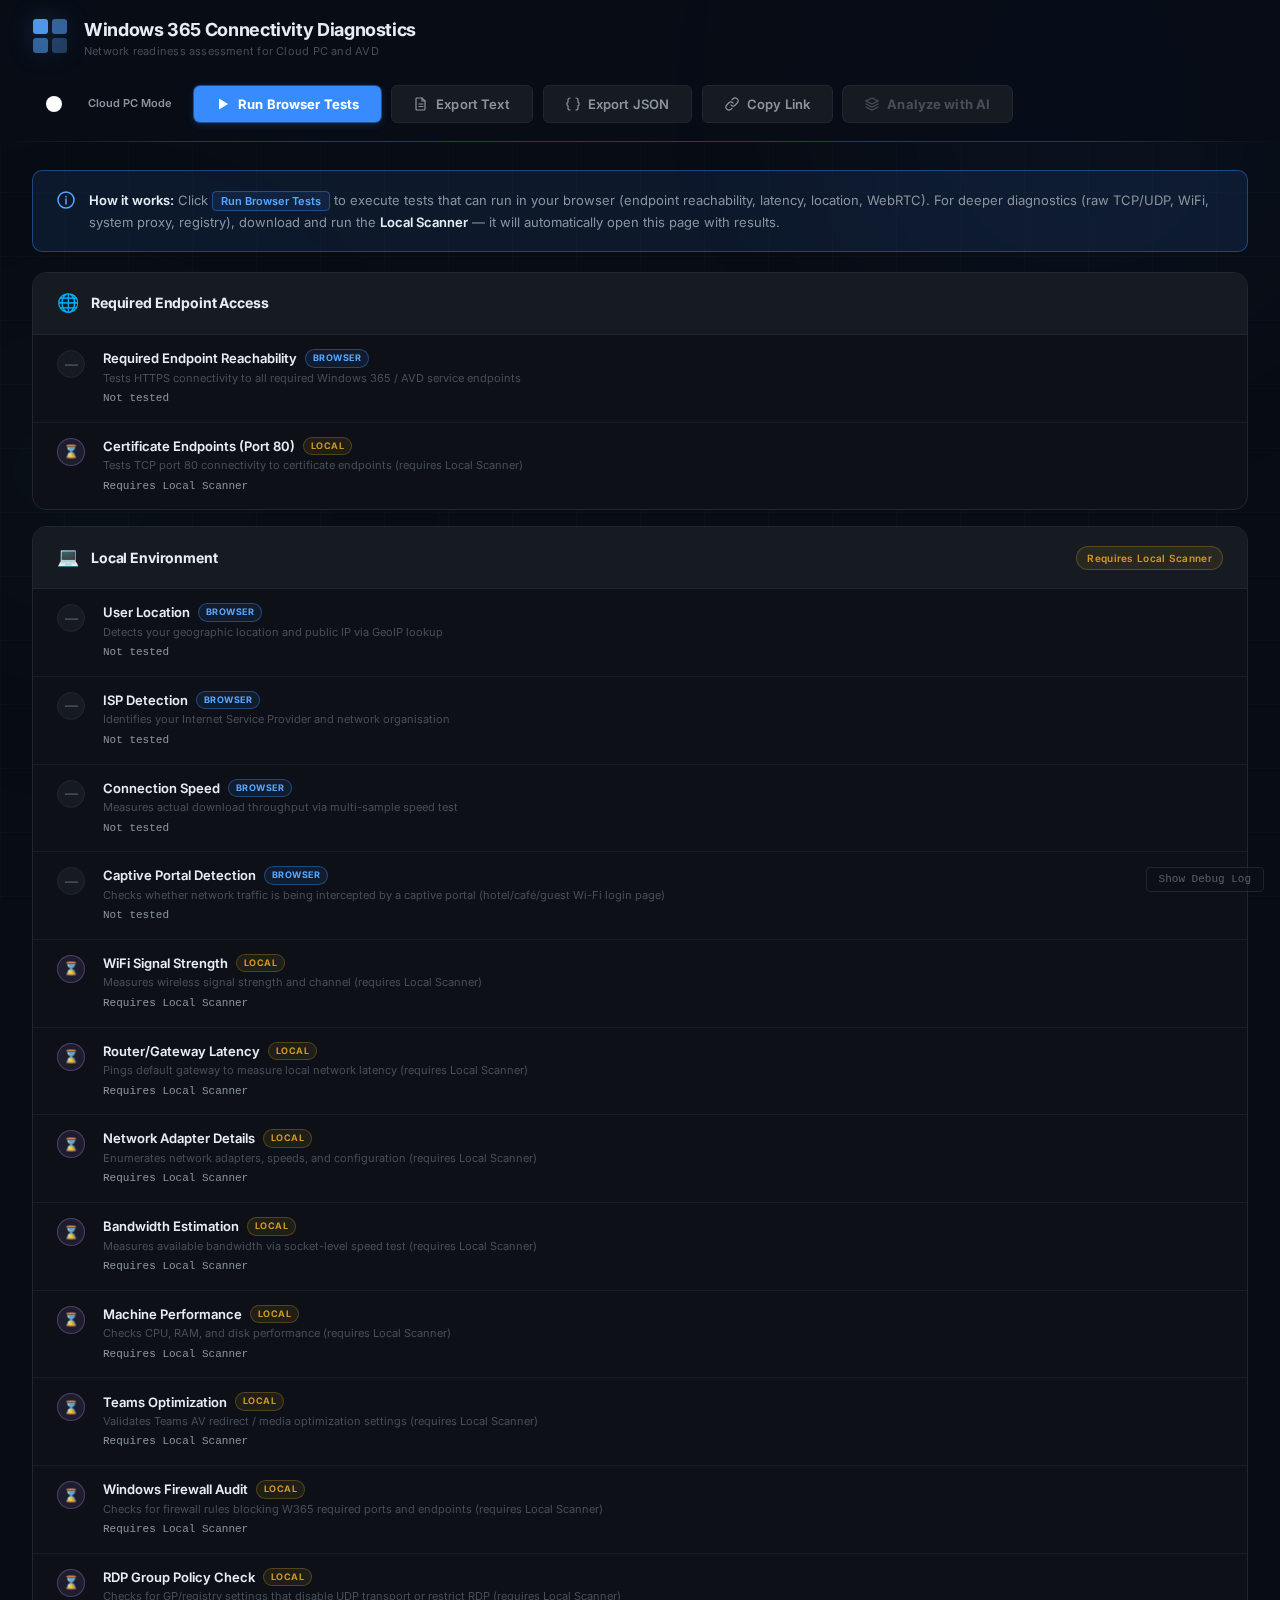
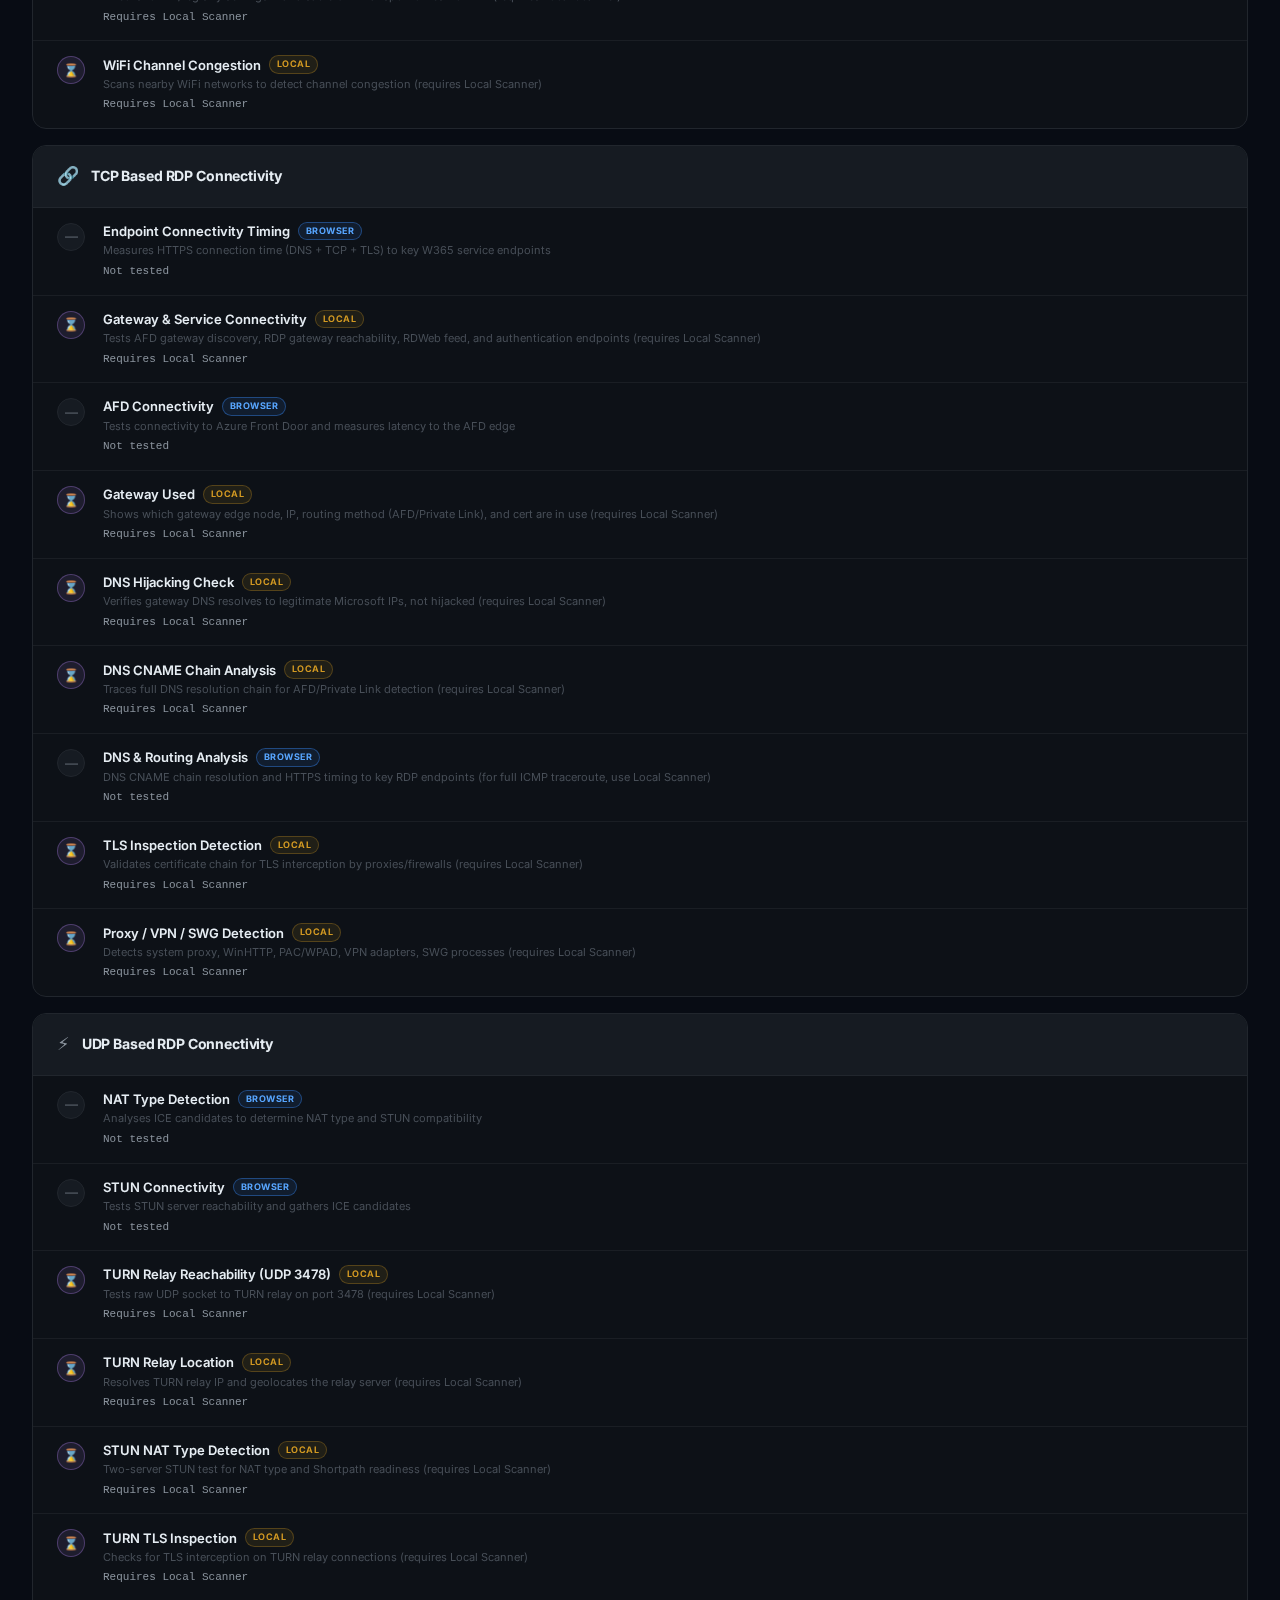
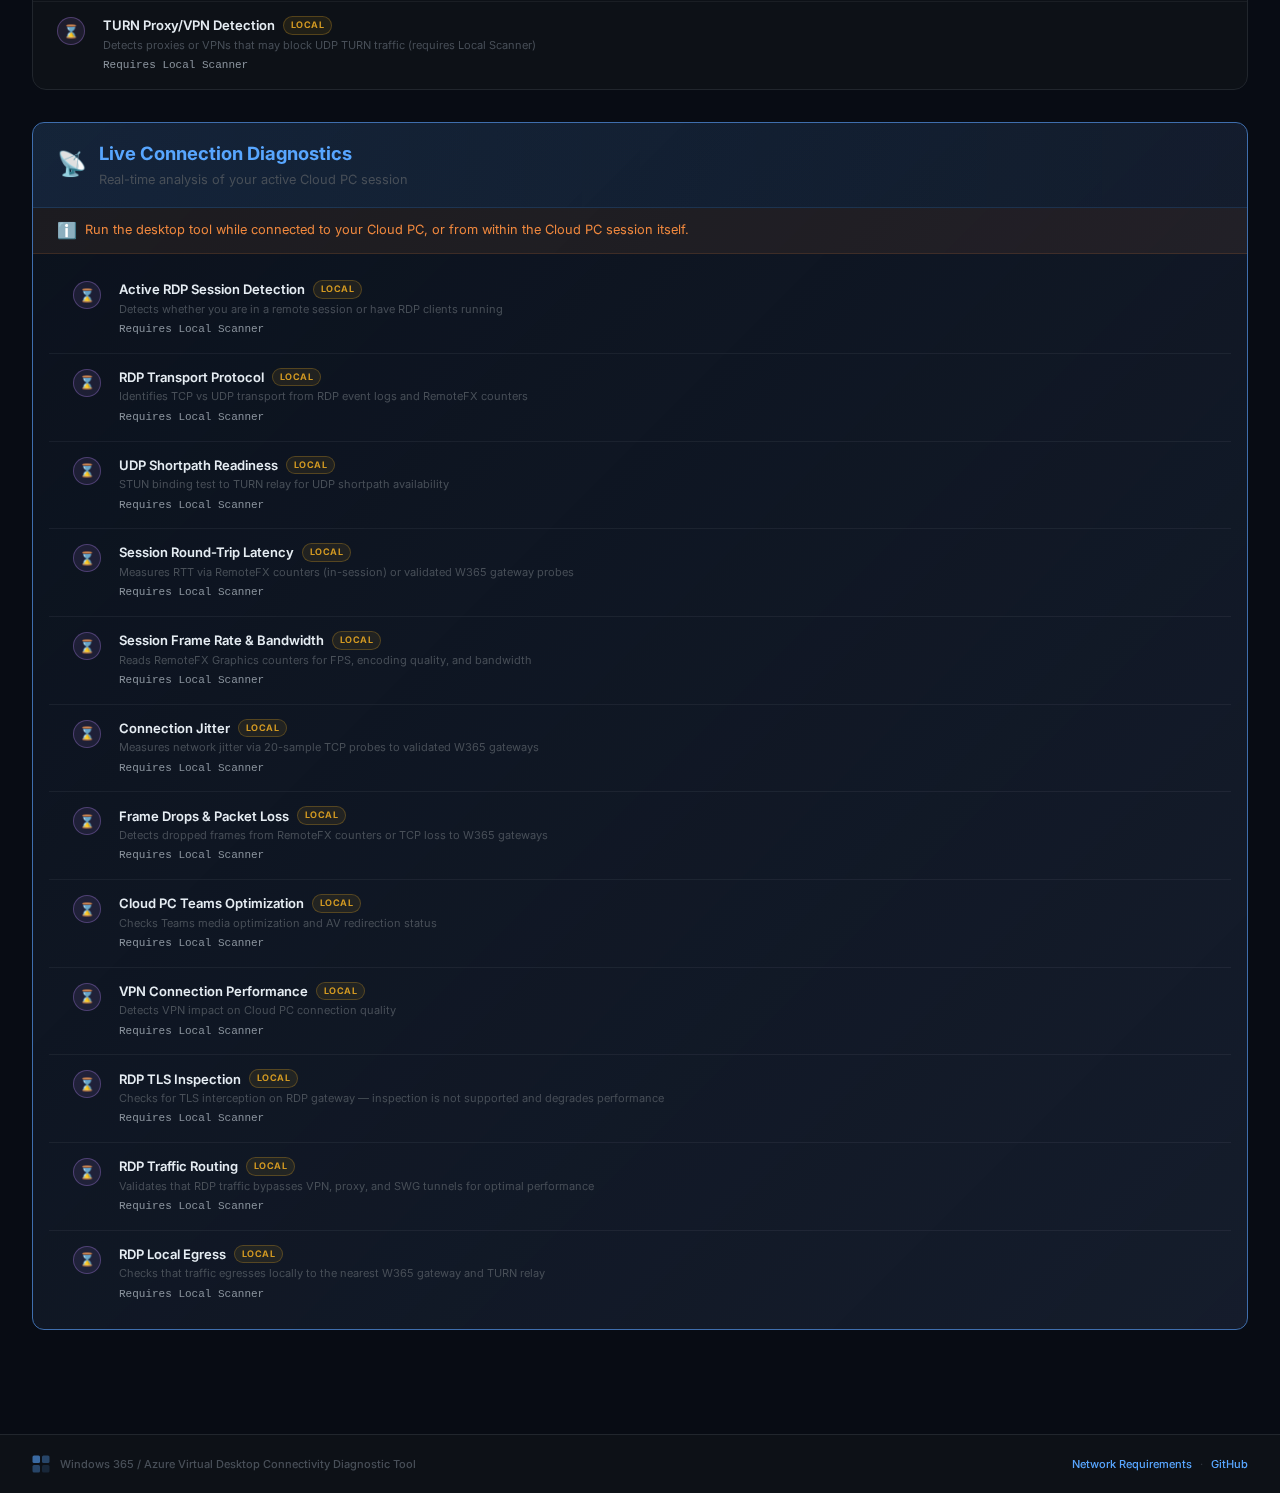
<file: docs/index.html>
<!DOCTYPE html>
<html lang="en">
<head>
    <meta charset="UTF-8">
    <meta name="viewport" content="width=device-width, initial-scale=1.0">
    <title>Windows 365 Connectivity Diagnostics</title>
    <link rel="preconnect" href="https://fonts.googleapis.com">
    <link rel="preconnect" href="https://fonts.gstatic.com" crossorigin>
    <link href="https://fonts.googleapis.com/css2?family=Inter:wght@400;500;600;700;800;900&display=swap" rel="stylesheet">
    <meta http-equiv="Cache-Control" content="no-cache, no-store, must-revalidate">
    <meta http-equiv="Pragma" content="no-cache">
    <meta http-equiv="Expires" content="0">
    <link rel="stylesheet" href="css/styles.css?v=146">
    <link rel="icon" href="data:image/svg+xml,<svg xmlns='http://www.w3.org/2000/svg' viewBox='0 0 100 100'><text y='.9em' font-size='90'>🔍</text></svg>">
</head>
<body>
    <!-- Background decoration -->
    <div class="bg-grid" aria-hidden="true"></div>
    <div class="bg-glow bg-glow-1" aria-hidden="true"></div>
    <div class="bg-glow bg-glow-2" aria-hidden="true"></div>

    <header>
        <div class="header-inner">
            <div class="logo">
                <div class="logo-mark">
                    <svg width="36" height="36" viewBox="0 0 36 36" fill="none">
                        <rect x="1" y="1" width="15" height="15" rx="3" fill="#58a6ff" opacity="0.9"/>
                        <rect x="20" y="1" width="15" height="15" rx="3" fill="#58a6ff" opacity="0.55"/>
                        <rect x="1" y="20" width="15" height="15" rx="3" fill="#58a6ff" opacity="0.55"/>
                        <rect x="20" y="20" width="15" height="15" rx="3" fill="#58a6ff" opacity="0.3"/>
                    </svg>
                </div>
                <div class="logo-text">
                    <h1>Windows 365 Connectivity Diagnostics</h1>
                    <p class="logo-subtitle">Network readiness assessment for Cloud PC and AVD</p>
                </div>
            </div>
            <div class="header-actions">
                <label class="cpc-toggle" title="Enable when running this page from within a Cloud PC">
                    <input type="checkbox" id="cpc-mode-toggle" onchange="toggleCloudPcMode(this.checked)">
                    <span class="cpc-toggle-slider"></span>
                    <span class="cpc-toggle-label" id="cpc-toggle-label">Cloud PC Mode</span>
                </label>
                <button id="btn-run-all" class="btn btn-primary" onclick="runAllBrowserTests()">
                    <svg width="14" height="14" viewBox="0 0 14 14" fill="none"><path d="M3 1.5v11l9-5.5L3 1.5z" fill="currentColor"/></svg>
                    Run Browser Tests
                </button>
                <button id="btn-export-text" class="btn btn-secondary" onclick="exportTextReport()" disabled title="Run tests first">
                    <svg width="14" height="14" viewBox="0 0 14 14" fill="none"><path d="M3 1h5l3 3v8a1 1 0 01-1 1H3a1 1 0 01-1-1V2a1 1 0 011-1z" stroke="currentColor" stroke-width="1.2" fill="none"/><path d="M8 1v3h3M5 7h4M5 9.5h4" stroke="currentColor" stroke-width="1.2" stroke-linecap="round"/></svg>
                    Export Text
                </button>
                <button id="btn-export-json" class="btn btn-secondary" onclick="exportJsonReport()" disabled title="Run tests first">
                    <svg width="14" height="14" viewBox="0 0 14 14" fill="none"><path d="M4 1C2.9 1 2 1.9 2 3v2c0 .6-.4 1-1 1v2c.6 0 1 .4 1 1v2c0 1.1.9 2 2 2" stroke="currentColor" stroke-width="1.2" fill="none" stroke-linecap="round"/><path d="M10 1c1.1 0 2 .9 2 2v2c0 .6.4 1 1 1v2c-.6 0-1 .4-1 1v2c0 1.1-.9 2-2 2" stroke="currentColor" stroke-width="1.2" fill="none" stroke-linecap="round"/></svg>
                    Export JSON
                </button>
                <button id="btn-copy-link" class="btn btn-secondary" onclick="copyShareLink()" disabled title="Run tests first">
                    <svg width="14" height="14" viewBox="0 0 14 14" fill="none"><path d="M6 8a3 3 0 004.24 0l2-2a3 3 0 00-4.24-4.24l-1 1" stroke="currentColor" stroke-width="1.2" fill="none" stroke-linecap="round"/><path d="M8 6a3 3 0 00-4.24 0l-2 2a3 3 0 004.24 4.24l1-1" stroke="currentColor" stroke-width="1.2" fill="none" stroke-linecap="round"/></svg>
                    Copy Link
                </button>
                <button id="btn-retest" class="btn btn-secondary" onclick="retestFailedItems()" disabled title="No failed tests" style="display:none">
                    <svg width="14" height="14" viewBox="0 0 14 14" fill="none"><path d="M1 7a6 6 0 0111.6-2M13 7a6 6 0 01-11.6 2" stroke="currentColor" stroke-width="1.2" fill="none" stroke-linecap="round"/><path d="M13 1v4h-4M1 13V9h4" stroke="currentColor" stroke-width="1.2" fill="none" stroke-linecap="round"/></svg>
                    Re-test Failed
                </button>
                <button id="btn-ai-analysis" class="btn btn-ai" onclick="launchAiAnalysis()" disabled title="Run tests first">
                    <svg width="14" height="14" viewBox="0 0 14 14" fill="none"><path d="M7 1L1 4l6 3 6-3-6-3z" stroke="currentColor" stroke-width="1.2" fill="none"/><path d="M1 10l6 3 6-3M1 7l6 3 6-3" stroke="currentColor" stroke-width="1.2" fill="none" stroke-linecap="round"/></svg>
                    Analyze with AI
                </button>
                <input type="file" id="file-import" accept=".json" style="display:none" onchange="importLocalResults(event)">
            </div>
        </div>
        <div class="header-border" aria-hidden="true"></div>
    </header>

    <main>
        <!-- Summary Bar -->
        <div id="summary-bar" class="summary-bar hidden">
            <div class="summary-item">
                <span class="summary-count" id="summary-total">0</span>
                <span class="summary-label">Total</span>
            </div>
            <div class="summary-item passed">
                <span class="summary-count" id="summary-passed">0</span>
                <span class="summary-label">Passed</span>
            </div>
            <div class="summary-item warning">
                <span class="summary-count" id="summary-warnings">0</span>
                <span class="summary-label">Warnings</span>
            </div>
            <div class="summary-item failed">
                <span class="summary-count" id="summary-failed">0</span>
                <span class="summary-label">Failed</span>
            </div>
            <div class="summary-item pending">
                <span class="summary-count" id="summary-pending">0</span>
                <span class="summary-label">Needs Local Scan</span>
            </div>
        </div>

        <!-- History Bar -->
        <div id="history-bar" class="history-bar hidden">
            <div class="history-header">
                <span class="history-icon">📊</span>
                <span class="history-title">Previous Results</span>
                <select id="history-select" class="history-select" onchange="loadHistoryEntry(this.value)">
                    <option value="">Select a previous scan...</option>
                </select>
                <button class="btn btn-secondary btn-sm" onclick="clearHistory()" title="Clear saved history">Clear</button>
            </div>
            <div id="history-diff" class="history-diff hidden"></div>
        </div>

        <!-- Progress Bar -->
        <div id="progress-container" class="progress-container hidden">
            <div class="progress-bar">
                <div id="progress-fill" class="progress-fill"></div>
            </div>
            <span id="progress-text" class="progress-text">0 / 0</span>
        </div>

        <!-- Info Banner -->
        <div id="info-banner" class="info-banner">
            <div class="info-icon">
                <svg width="18" height="18" viewBox="0 0 18 18" fill="none"><circle cx="9" cy="9" r="8" stroke="currentColor" stroke-width="1.5"/><path d="M9 8v5M9 5.5v.5" stroke="currentColor" stroke-width="1.5" stroke-linecap="round"/></svg>
            </div>
            <div class="info-text">
                <strong>How it works:</strong> Click <em>Run Browser Tests</em> to execute tests that can run in your browser
                (endpoint reachability, latency, location, WebRTC). For deeper diagnostics (raw TCP/UDP, WiFi, system proxy,
                registry), download and run the <strong>Local Scanner</strong> — it will automatically open this page with results.
            </div>
        </div>

        <!-- Download Banner -->
        <div id="download-banner" class="download-banner hidden">
            <div class="download-content">
                <div class="download-icon">⬇️</div>
                <div class="download-text">
                    <h3>Complete your diagnostics with the Local Scanner</h3>
                    <p>Some tests require direct OS access (raw TCP/UDP ports, WiFi signal, system proxy, DNS CNAME chains,
                    VPN detection). Download and run the scanner — it will automatically open this page with results.</p>
                </div>
                <a id="download-link" href="https://github.com/PaulCollinge/W365ConnectivityTool/releases/latest/download/W365LocalScanner.exe"
                   class="btn btn-download">
                    <span class="btn-icon">⬇️</span> Download Scanner (.exe)
                </a>
            </div>
        </div>

        <!-- Connectivity Overview (quick-glance summary — shown after tests run) -->
        <div id="connectivity-overview" class="connectivity-overview hidden">
            <div class="overview-header">
                <span class="overview-icon">📊</span>
                <h2>Connectivity Overview</h2>
                <span class="overview-verdict" id="overview-verdict"></span>
            </div>

            <!-- Section 1: Location & Egress -->
            <div class="ov-section">
                <div class="ov-section-header">
                    <span class="ov-section-icon">📍</span>
                    <span class="ov-section-title">Location &amp; Egress</span>
                </div>
                <div class="ov-section-body">
                    <div class="overview-row" id="ov-user-location">
                        <span class="overview-label">Your Location</span>
                        <span class="overview-value" id="ov-user-location-val">—</span>
                    </div>
                    <div class="overview-row" id="ov-rdp-egress">
                        <span class="overview-label">RDP Egress</span>
                        <span class="overview-value" id="ov-rdp-egress-val">—</span>
                    </div>
                </div>
            </div>

            <!-- Section 2: RDP Connectivity -->
            <div class="ov-section">
                <div class="ov-section-header">
                    <span class="ov-section-icon">🔗</span>
                    <span class="ov-section-title">RDP Connectivity</span>
                    <a class="ov-section-link" href="https://learn.microsoft.com/windows-365/enterprise/understanding-remote-desktop-protocol-traffic" target="_blank" rel="noopener" title="Understanding RDP traffic">Learn more ↗</a>
                </div>
                <div class="ov-section-body ov-connectivity-grid">
                    <div class="ov-conn-card ov-conn-afd" id="ov-afd-card">
                        <div class="ov-conn-label">AFD Edge</div>
                        <div class="ov-conn-flag" id="ov-afd-flag"></div>
                        <div class="ov-conn-location" id="ov-afd-pop-val">—</div>
                        <div class="ov-conn-latency" id="ov-afd-latency-val"></div>
                    </div>
                    <div class="ov-conn-card ov-conn-tcp" id="ov-gateway-card">
                        <div class="ov-conn-label">RDP Gateway <span class="ov-proto-tag ov-tag-tcp">TCP</span></div>
                        <div class="ov-conn-flag" id="ov-gateway-flag"></div>
                        <div class="ov-conn-location" id="ov-rdp-gateway-val">—</div>
                        <div class="ov-conn-latency" id="ov-rdp-gateway-latency-val"></div>
                    </div>
                    <div class="ov-conn-card ov-conn-udp" id="ov-turn-card">
                        <div class="ov-conn-label">TURN Relay <span class="ov-proto-tag ov-tag-udp">UDP</span></div>
                        <div class="ov-conn-flag" id="ov-turn-flag"></div>
                        <div class="ov-conn-location" id="ov-turn-relay-val">—</div>
                        <div class="ov-conn-latency" id="ov-turn-relay-latency-val"></div>
                    </div>
                </div>
            </div>

            <!-- Section 3: Path Optimization -->
            <div class="ov-section">
                <div class="ov-section-header">
                    <span class="ov-section-icon">🛡️</span>
                    <span class="ov-section-title">Path Optimization</span>
                    <a class="ov-section-link" href="https://learn.microsoft.com/windows-365/enterprise/optimization-of-rdp" target="_blank" rel="noopener" title="Learn more about RDP optimization">Learn more ↗</a>
                </div>
                <div class="ov-section-body ov-optim-grid">
                    <div class="ov-optim-col">
                        <div class="ov-optim-heading">TCP <span class="ov-dim">(RDP Reverse Connect)</span></div>
                        <div class="ov-optim-checks" id="ov-tcp-path-val">—</div>
                    </div>
                    <div class="ov-optim-col">
                        <div class="ov-optim-heading">UDP <span class="ov-dim">(RDP Shortpath)</span></div>
                        <div class="ov-optim-checks" id="ov-udp-path-val">—</div>
                    </div>
                </div>
            </div>
        </div>

        <!-- Connectivity Map -->
        <div id="connectivity-map" class="connectivity-map hidden">
            <div class="map-header">
                <span class="map-icon">🔗</span>
                <h2>Connectivity Path</h2>
                <span class="map-subtitle">Network flow diagram</span>
                <span class="cpc-detected-badge hidden" id="cpc-detected-badge">☁ Cloud PC / Session Host Detected</span>
            </div>
            <div class="map-diagram">
                <div class="map-client-device map-g-client" id="map-client">
                    <div class="device-laptop">
                        <svg class="device-svg" viewBox="0 0 120 90" fill="none" xmlns="http://www.w3.org/2000/svg">
                            <!-- Screen -->
                            <rect x="18" y="6" width="84" height="54" rx="4" fill="#0d1117" stroke="#30363d" stroke-width="2"/>
                            <!-- Screen glass -->
                            <rect x="22" y="10" width="76" height="46" rx="2" fill="#161b22"/>
                            <!-- OS icon: Windows (shown by default) -->
                            <g id="os-icon-win">
                                <rect x="44" y="22" width="14" height="14" rx="1" fill="#58a6ff" opacity="0.8"/>
                                <rect x="60" y="22" width="14" height="14" rx="1" fill="#58a6ff" opacity="0.65"/>
                                <rect x="44" y="38" width="14" height="14" rx="1" fill="#58a6ff" opacity="0.65"/>
                                <rect x="60" y="38" width="14" height="14" rx="1" fill="#58a6ff" opacity="0.5"/>
                                <line x1="59" y1="22" x2="59" y2="52" stroke="#161b22" stroke-width="2"/>
                                <line x1="44" y1="37" x2="74" y2="37" stroke="#161b22" stroke-width="2"/>
                            </g>
                            <!-- OS icon: macOS (hidden by default) -->
                            <g id="os-icon-mac" style="display:none">
                                <path d="M60 20c1.5-3 5-5.5 8-5.5 4 0 6 3 6 6.5 0 7-8 14-14 19-6-5-14-12-14-19 0-3.5 2-6.5 6-6.5 3 0 6.5 2.5 8 5.5z" fill="#c9d1d9" opacity="0.8"/>
                                <path d="M60 20c-0.5-2-1-4 0-7 0.5 1.5 2 3 3 3.5" fill="none" stroke="#c9d1d9" stroke-width="1" opacity="0.6"/>
                            </g>
                            <!-- OS icon: Linux (hidden by default) -->
                            <g id="os-icon-linux" style="display:none">
                                <ellipse cx="60" cy="40" rx="8" ry="10" fill="#e6edf3" opacity="0.7"/>
                                <ellipse cx="60" cy="34" rx="6" ry="7" fill="#f0c040" opacity="0.8"/>
                                <circle cx="57" cy="32" r="1.2" fill="#161b22"/>
                                <circle cx="63" cy="32" r="1.2" fill="#161b22"/>
                                <ellipse cx="60" cy="36" rx="2" ry="1" fill="#f08030" opacity="0.8"/>
                            </g>
                            <!-- Status dot -->
                            <circle class="device-status-dot" id="device-status-dot" cx="60" cy="48" r="3" fill="#484f58"/>
                            <!-- Camera -->
                            <circle cx="60" cy="8" r="1.5" fill="#21262d"/>
                            <!-- Base / Hinge -->
                            <path d="M14 62 L106 62 L112 74 Q112 78 108 78 L12 78 Q8 78 8 74 Z" fill="#0d1117" stroke="#30363d" stroke-width="2"/>
                            <!-- Trackpad -->
                            <rect x="46" y="66" width="28" height="8" rx="2" fill="none" stroke="#21262d" stroke-width="1"/>
                        </svg>
                        <div class="device-accent" id="map-client-accent"></div>
                    </div>
                    <div class="device-info">
                        <div class="device-title" id="map-client-title">This Device</div>
                        <div class="device-detail" id="map-client-location">Awaiting results...</div>
                        <div class="device-detail mono" id="map-client-ip"></div>
                    </div>
                </div>

                <div class="map-arrow-cell map-g-arrow1"><span class="map-hline"></span><span class="map-arrow">▸</span><span class="map-line-label" id="map-lat-gw"></span></div>

                <div class="map-client-device map-g-localgw" id="map-localgw">
                    <div class="device-laptop">
                        <svg class="device-svg" viewBox="0 0 120 70" fill="none" xmlns="http://www.w3.org/2000/svg">
                            <!-- Switch body (flat 1U rack-mount) -->
                            <rect x="8" y="14" width="104" height="36" rx="4" fill="#0d1117" stroke="#30363d" stroke-width="2"/>
                            <!-- Front panel inset -->
                            <rect x="14" y="20" width="92" height="24" rx="2" fill="#161b22"/>
                            <!-- Ethernet ports row (8 ports) -->
                            <rect x="18" y="24" width="8" height="10" rx="1" fill="#0d1117" stroke="#30363d" stroke-width="1"/>
                            <rect x="28" y="24" width="8" height="10" rx="1" fill="#0d1117" stroke="#30363d" stroke-width="1"/>
                            <rect x="38" y="24" width="8" height="10" rx="1" fill="#0d1117" stroke="#30363d" stroke-width="1"/>
                            <rect x="48" y="24" width="8" height="10" rx="1" fill="#0d1117" stroke="#30363d" stroke-width="1"/>
                            <rect x="58" y="24" width="8" height="10" rx="1" fill="#0d1117" stroke="#30363d" stroke-width="1"/>
                            <rect x="68" y="24" width="8" height="10" rx="1" fill="#0d1117" stroke="#30363d" stroke-width="1"/>
                            <rect x="78" y="24" width="8" height="10" rx="1" fill="#0d1117" stroke="#30363d" stroke-width="1"/>
                            <rect x="88" y="24" width="8" height="10" rx="1" fill="#0d1117" stroke="#30363d" stroke-width="1"/>
                            <!-- Port link LEDs (above ports) -->
                            <circle cx="22" cy="22" r="1.5" fill="#21262d"/>
                            <circle cx="32" cy="22" r="1.5" fill="#21262d"/>
                            <circle cx="42" cy="22" r="1.5" fill="#21262d"/>
                            <circle cx="52" cy="22" r="1.5" fill="#21262d"/>
                            <circle cx="62" cy="22" r="1.5" fill="#21262d"/>
                            <circle cx="72" cy="22" r="1.5" fill="#21262d"/>
                            <circle cx="82" cy="22" r="1.5" fill="#21262d"/>
                            <circle cx="92" cy="22" r="1.5" fill="#21262d"/>
                            <!-- Uplink port (larger, right side) -->
                            <rect x="88" y="36" width="12" height="6" rx="1" fill="#0d1117" stroke="#58a6ff" stroke-width="1" opacity="0.6"/>
                            <!-- Status / power LED -->
                            <circle class="device-status-dot" id="device-gw-dot" cx="22" cy="40" r="2.5" fill="#484f58"/>
                            <!-- Label -->
                            <text x="50" y="42" font-family="monospace" font-size="5" fill="#484f58" font-weight="700">GW</text>
                            <!-- Rack ears -->
                            <rect x="2" y="18" width="6" height="6" rx="1" fill="none" stroke="#21262d" stroke-width="1"/>
                            <circle cx="5" cy="21" r="1.5" fill="none" stroke="#21262d" stroke-width="0.5"/>
                            <rect x="112" y="18" width="6" height="6" rx="1" fill="none" stroke="#21262d" stroke-width="1"/>
                            <circle cx="115" cy="21" r="1.5" fill="none" stroke="#21262d" stroke-width="0.5"/>
                            <rect x="2" y="40" width="6" height="6" rx="1" fill="none" stroke="#21262d" stroke-width="1"/>
                            <circle cx="5" cy="43" r="1.5" fill="none" stroke="#21262d" stroke-width="0.5"/>
                            <rect x="112" y="40" width="6" height="6" rx="1" fill="none" stroke="#21262d" stroke-width="1"/>
                            <circle cx="115" cy="43" r="1.5" fill="none" stroke="#21262d" stroke-width="0.5"/>
                            <!-- Ventilation holes -->
                            <circle cx="34" cy="40" r="1" fill="#21262d"/>
                            <circle cx="40" cy="40" r="1" fill="#21262d"/>
                            <circle cx="46" cy="40" r="1" fill="#21262d"/>
                        </svg>
                        <div class="device-accent" id="map-localgw-accent"></div>
                    </div>
                    <div class="device-info">
                        <div class="device-title">Local Gateway</div>
                        <div class="device-detail" id="map-localgw-detail">Awaiting results...</div>
                        <div class="device-detail" id="map-localgw-detail2"></div>
                    </div>
                </div>

                <div class="map-arrow-cell map-g-arrow2"><span class="map-hline"></span><span class="map-arrow">▸</span></div>

                <div class="map-client-device map-g-isp" id="map-isp">
                    <div class="device-laptop">
                        <svg class="device-svg" viewBox="0 0 120 90" fill="none" xmlns="http://www.w3.org/2000/svg">
                            <!-- Globe body -->
                            <circle cx="60" cy="42" r="32" fill="#0d1117" stroke="#30363d" stroke-width="2"/>
                            <!-- Longitude lines -->
                            <ellipse cx="60" cy="42" rx="14" ry="32" fill="none" stroke="#21262d" stroke-width="1"/>
                            <ellipse cx="60" cy="42" rx="26" ry="32" fill="none" stroke="#21262d" stroke-width="0.7"/>
                            <!-- Latitude lines -->
                            <ellipse cx="60" cy="42" rx="32" ry="10" fill="none" stroke="#21262d" stroke-width="1"/>
                            <line x1="28" y1="42" x2="92" y2="42" stroke="#21262d" stroke-width="0.7"/>
                            <!-- Equator highlight -->
                            <ellipse cx="60" cy="42" rx="32" ry="10" fill="none" stroke="#58a6ff" stroke-width="0.5" opacity="0.3"/>
                            <!-- Status dot -->
                            <circle class="device-status-dot" id="device-isp-dot" cx="60" cy="42" r="5" fill="#484f58" opacity="0.6"/>
                            <!-- Stand -->
                            <line x1="60" y1="74" x2="60" y2="82" stroke="#30363d" stroke-width="2"/>
                            <ellipse cx="60" cy="84" rx="16" ry="4" fill="none" stroke="#30363d" stroke-width="2"/>
                        </svg>
                        <!-- Dynamic ISP logo overlay -->
                        <img class="isp-logo" id="isp-logo-img" alt="" />
                        <div class="device-accent" id="map-isp-accent"></div>
                    </div>
                    <div class="device-info">
                        <div class="device-title">ISP</div>
                        <div class="device-detail" id="map-isp-detail">Awaiting results...</div>
                        <div class="device-detail" id="map-isp-detail2"></div>
                        <div class="device-detail" id="map-isp-detail3"></div>
                    </div>
                </div>

                <div class="map-fanout map-g-fanout">
                    <svg class="map-fanout-svg" viewBox="0 0 60 200" preserveAspectRatio="none">
                        <line class="fan-afd"  x1="0" y1="100" x2="30" y2="100" stroke-width="2"/>
                        <line class="fan-afd"  x1="30" y1="100" x2="30" y2="33"  stroke-width="2"/>
                        <line class="fan-turn" x1="30" y1="100" x2="30" y2="167" stroke-width="2"/>
                        <line class="fan-afd"  x1="30" y1="33"  x2="60" y2="33"  stroke-width="2"/>
                        <line class="fan-rdgw" x1="30" y1="100" x2="60" y2="100" stroke-width="2"/>
                        <line class="fan-turn" x1="30" y1="167" x2="60" y2="167" stroke-width="2"/>
                    </svg>
                    <span class="map-line-label map-ll-afd" id="map-lat-afd"></span>
                    <span class="map-line-label map-ll-rdgw" id="map-lat-rdgw"></span>
                    <span class="map-line-label map-ll-turn" id="map-lat-turn"></span>
                </div>

                <div class="map-card map-g-afd" id="map-afd">
                    <div class="map-card-accent" id="map-afd-accent"></div>
                    <div class="map-card-body">
                        <div class="map-card-title"><span class="map-emoji">⚡</span> AFD Edge</div>
                        <div class="map-card-detail" id="map-afd-detail">Awaiting results...</div>
                        <div class="map-card-badges">
                            <div class="map-card-badge hidden" id="map-afd-route-badge"></div>
                            <div class="map-card-badge hidden" id="map-afd-loc-badge"></div>
                            <div class="map-card-badge hidden" id="map-afd-badge"></div>
                        </div>
                    </div>
                </div>

                <div class="map-card map-g-rdgw" id="map-rdgw">
                    <div class="map-card-accent" id="map-rdgw-accent"></div>
                    <div class="map-card-body">
                        <div class="map-card-title"><span class="map-emoji">🖥</span> RD Gateway <span class="map-proto-label">TCP RDP</span></div>
                        <div class="map-card-detail" id="map-rdgw-detail">Awaiting results...</div>
                        <div class="map-card-badges">
                            <div class="map-card-badge hidden" id="map-rdgw-loc-badge"></div>
                            <div class="map-card-badge hidden" id="map-rdgw-prox-badge"></div>
                            <div class="map-card-badge hidden" id="map-rdgw-badge"></div>
                        </div>
                    </div>
                </div>

                <div class="map-card map-g-turn" id="map-turn">
                    <div class="map-card-accent" id="map-turn-accent"></div>
                    <div class="map-card-body">
                        <div class="map-card-title"><span class="map-emoji">🔄</span> TURN Relay <span class="map-proto-label">UDP RDP</span></div>
                        <div class="map-card-detail" id="map-turn-detail">Awaiting results...</div>
                        <div class="map-card-badges">
                            <div class="map-card-badge hidden" id="map-turn-loc-badge"></div>
                            <div class="map-card-badge hidden" id="map-turn-badge"></div>
                        </div>

                    </div>
                </div>

                <div class="map-dns-connector map-g-dnsline"><div class="map-vline"></div><span class="map-dns-arw">▾</span></div>

                <div class="map-client-device map-g-dns" id="map-dns">
                    <div class="device-laptop device-dns-size">
                        <svg class="device-svg" viewBox="0 0 100 56" fill="none" xmlns="http://www.w3.org/2000/svg">
                            <!-- Compact server body -->
                            <rect x="10" y="4" width="80" height="48" rx="4" fill="#0d1117" stroke="#30363d" stroke-width="2"/>
                            <!-- Top bay -->
                            <rect x="16" y="10" width="68" height="16" rx="2" fill="#161b22" stroke="#21262d" stroke-width="1"/>
                            <text x="44" y="21" text-anchor="middle" fill="#58a6ff" font-family="monospace" font-size="8" font-weight="700">DNS</text>
                            <circle class="device-status-dot" id="device-dns-dot" cx="78" cy="18" r="2" fill="#484f58"/>
                            <!-- Bottom bay -->
                            <rect x="16" y="30" width="68" height="16" rx="2" fill="#161b22" stroke="#21262d" stroke-width="1"/>
                            <line x1="22" y1="36" x2="46" y2="36" stroke="#30363d" stroke-width="1"/>
                            <line x1="22" y1="40" x2="40" y2="40" stroke="#30363d" stroke-width="1"/>
                            <circle cx="78" cy="38" r="2" fill="#21262d"/>
                        </svg>
                        <div class="device-accent" id="map-dns-accent"></div>
                    </div>
                    <div class="device-info">
                        <div class="device-title">DNS</div>
                        <div class="device-detail" id="map-dns-detail">Awaiting results...</div>
                        <div class="device-detail" id="map-dns-detail2"></div>
                        <div class="map-card-badge hidden" id="map-dns-badge"></div>
                    </div>
                </div>

                <!-- ═══ Cloud PC right-side cards (hidden until Cloud PC data imported) ═══ -->
                <div class="map-fanin map-g-fanin">
                    <svg class="map-fanout-svg" viewBox="0 0 60 200" preserveAspectRatio="none">
                        <!-- Normal mode: 3-branch fan (AFD / RDGw / TURN at 33/100/167) -->
                        <line class="fan-entry" x1="60" y1="100" x2="30" y2="100" stroke-width="2"/>
                        <line class="fan-afd"  x1="30" y1="33"  x2="30" y2="100" stroke-width="2"/>
                        <line class="fan-trunk" x1="30" y1="100" x2="30" y2="167" stroke-width="2"/>
                        <line class="fan-afd"  x1="30" y1="33"  x2="0" y2="33"  stroke-width="2"/>
                        <line class="fan-rdgw" x1="30" y1="100" x2="0" y2="100" stroke-width="2"/>
                        <line class="fan-turn" x1="30" y1="167" x2="0" y2="167" stroke-width="2"/>
                        <!-- CPC mode: 2-branch fan (RDGw / TURN at 50/150, hidden by default) -->
                        <line class="fan-cpc fan-cpc-entry" x1="60" y1="100" x2="30" y2="100" stroke-width="2"/>
                        <line class="fan-cpc fan-cpc-up"    x1="30" y1="50"  x2="30" y2="100" stroke-width="2"/>
                        <line class="fan-cpc fan-cpc-down"  x1="30" y1="100" x2="30" y2="150" stroke-width="2"/>
                        <line class="fan-cpc fan-cpc-rdgw"  x1="30" y1="50"  x2="0"  y2="50"  stroke-width="2"/>
                        <line class="fan-cpc fan-cpc-turn"  x1="30" y1="150" x2="0"  y2="150" stroke-width="2"/>
                    </svg>
                    <span class="map-line-label map-ll-cpc-rdgw" id="map-lat-cpc-rdgw"></span>
                    <span class="map-line-label map-ll-cpc-turn" id="map-lat-cpc-turn"></span>
                </div>

                <div class="map-client-device map-g-azure" id="map-azure">
                    <div class="device-laptop">
                        <svg class="device-svg" viewBox="0 0 120 90" fill="none" xmlns="http://www.w3.org/2000/svg">
                            <!-- Cloud shape (Azure) -->
                            <ellipse cx="60" cy="42" rx="40" ry="28" fill="#0d1117" stroke="#30363d" stroke-width="2"/>
                            <ellipse cx="42" cy="50" rx="22" ry="16" fill="#0d1117" stroke="#30363d" stroke-width="2"/>
                            <ellipse cx="78" cy="50" rx="22" ry="16" fill="#0d1117" stroke="#30363d" stroke-width="2"/>
                            <!-- Fill interior -->
                            <ellipse cx="60" cy="44" rx="36" ry="24" fill="#0d1117"/>
                            <ellipse cx="42" cy="50" rx="18" ry="12" fill="#0d1117"/>
                            <ellipse cx="78" cy="50" rx="18" ry="12" fill="#0d1117"/>
                            <!-- Azure logo (simplified triangle) -->
                            <path d="M46 54 L56 30 L66 30 L54 54 Z" fill="#0078d4" opacity="0.9"/>
                            <path d="M54 54 L66 30 L76 54 L62 48 Z" fill="#50e6ff" opacity="0.8"/>
                            <!-- Status dot -->
                            <circle class="device-status-dot" id="device-azure-dot" cx="60" cy="58" r="3" fill="#484f58"/>
                        </svg>
                        <div class="device-accent" id="map-azure-accent"></div>
                    </div>
                    <div class="device-info">
                        <div class="device-title">Azure Network</div>
                        <div class="device-detail" id="map-azure-detail">Awaiting results...</div>
                        <div class="device-detail" id="map-azure-detail2"></div>
                    </div>
                </div>

                <!-- NAT Gateway card (shown in CPC mode between Azure and Cloud PC) -->
                <div class="map-client-device map-g-nat" id="map-nat">
                    <div class="device-laptop">
                        <svg class="device-svg" viewBox="0 0 120 70" fill="none" xmlns="http://www.w3.org/2000/svg">
                            <!-- Switch body (flat 1U rack-mount style) -->
                            <rect x="8" y="14" width="104" height="36" rx="4" fill="#0d1117" stroke="#30363d" stroke-width="2"/>
                            <!-- Front panel inset -->
                            <rect x="14" y="20" width="92" height="24" rx="2" fill="#161b22"/>
                            <!-- Ethernet ports row (6 ports) -->
                            <rect x="18" y="24" width="8" height="10" rx="1" fill="#0d1117" stroke="#30363d" stroke-width="1"/>
                            <rect x="28" y="24" width="8" height="10" rx="1" fill="#0d1117" stroke="#30363d" stroke-width="1"/>
                            <rect x="38" y="24" width="8" height="10" rx="1" fill="#0d1117" stroke="#30363d" stroke-width="1"/>
                            <rect x="48" y="24" width="8" height="10" rx="1" fill="#0d1117" stroke="#30363d" stroke-width="1"/>
                            <rect x="58" y="24" width="8" height="10" rx="1" fill="#0d1117" stroke="#30363d" stroke-width="1"/>
                            <rect x="68" y="24" width="8" height="10" rx="1" fill="#0d1117" stroke="#30363d" stroke-width="1"/>
                            <!-- Port link LEDs -->
                            <circle cx="22" cy="22" r="1.5" fill="#21262d"/>
                            <circle cx="32" cy="22" r="1.5" fill="#21262d"/>
                            <circle cx="42" cy="22" r="1.5" fill="#21262d"/>
                            <circle cx="52" cy="22" r="1.5" fill="#21262d"/>
                            <circle cx="62" cy="22" r="1.5" fill="#21262d"/>
                            <circle cx="72" cy="22" r="1.5" fill="#21262d"/>
                            <!-- Uplink port (right side, highlighted) -->
                            <rect x="82" y="24" width="14" height="10" rx="1" fill="#0d1117" stroke="#58a6ff" stroke-width="1" opacity="0.6"/>
                            <!-- NAT label -->
                            <text x="50" y="42" font-family="monospace" font-size="5" fill="#484f58" font-weight="700">NAT</text>
                            <!-- Status / power LED -->
                            <circle class="device-status-dot" id="device-nat-dot" cx="22" cy="40" r="2.5" fill="#484f58"/>
                            <!-- Rack ears -->
                            <rect x="2" y="18" width="6" height="6" rx="1" fill="none" stroke="#21262d" stroke-width="1"/>
                            <circle cx="5" cy="21" r="1.5" fill="none" stroke="#21262d" stroke-width="0.5"/>
                            <rect x="112" y="18" width="6" height="6" rx="1" fill="none" stroke="#21262d" stroke-width="1"/>
                            <circle cx="115" cy="21" r="1.5" fill="none" stroke="#21262d" stroke-width="0.5"/>
                        </svg>
                        <div class="device-accent" id="map-nat-accent"></div>
                    </div>
                    <div class="device-info">
                        <div class="device-title">Azure NAT</div>
                        <div class="device-detail" id="map-nat-detail">Awaiting results...</div>
                        <div class="device-detail mono" id="map-nat-ip"></div>
                    </div>
                </div>

                <div class="map-arrow-cell map-g-arrow4"><span class="map-arrow map-arrow-left">◂</span><span class="map-hline map-hline-left"></span></div>

                <div class="map-arrow-cell map-g-arrow3"><span class="map-arrow map-arrow-left">◂</span><span class="map-hline map-hline-left"></span><span class="map-line-label" id="map-lat-cpc-gw"></span></div>

                <div class="map-client-device map-g-cloudpc" id="map-cloudpc">
                    <div class="device-laptop">
                        <svg class="device-svg" viewBox="0 0 120 90" fill="none" xmlns="http://www.w3.org/2000/svg">
                            <!-- Monitor body -->
                            <rect x="14" y="6" width="92" height="58" rx="4" fill="#0d1117" stroke="#30363d" stroke-width="2"/>
                            <!-- Screen -->
                            <rect x="20" y="12" width="80" height="46" rx="2" fill="#161b22"/>
                            <!-- Cloud PC icon in screen -->
                            <text x="60" y="32" text-anchor="middle" fill="#58a6ff" font-family="monospace" font-size="8" font-weight="700">Cloud PC</text>
                            <rect x="40" y="36" width="40" height="16" rx="2" fill="none" stroke="#58a6ff" stroke-width="1" opacity="0.4"/>
                            <line x1="44" y1="42" x2="72" y2="42" stroke="#58a6ff" stroke-width="1" opacity="0.3"/>
                            <line x1="44" y1="46" x2="64" y2="46" stroke="#58a6ff" stroke-width="1" opacity="0.3"/>
                            <!-- Status dot -->
                            <circle class="device-status-dot" id="device-cpc-dot" cx="60" cy="52" r="3" fill="#484f58"/>
                            <!-- Stand -->
                            <rect x="50" y="66" width="20" height="4" rx="1" fill="#0d1117" stroke="#30363d" stroke-width="1"/>
                            <rect x="42" y="70" width="36" height="4" rx="2" fill="#0d1117" stroke="#30363d" stroke-width="1"/>
                        </svg>
                        <div class="device-accent" id="map-cpc-accent"></div>
                    </div>
                    <div class="device-info">
                        <div class="device-title" id="map-cpc-title">Cloud PC</div>
                        <div class="device-detail" id="map-cpc-location">Awaiting results...</div>
                        <div class="device-detail mono" id="map-cpc-ip"></div>
                    </div>
                </div>
            </div>
            <div class="map-security-bar" id="map-security-bar">
                <div class="security-badge pending" id="sec-tls-badge">
                    <span id="sec-tls-badge-icon">&middot;</span>
                    <span id="sec-tls-badge-text">TLS Inspection</span>
                </div>
                <div class="security-badge pending" id="sec-dns-badge">
                    <span id="sec-dns-badge-icon">&middot;</span>
                    <span id="sec-dns-badge-text">DNS Hijacking</span>
                </div>
                <div class="security-badge pending" id="sec-proxy-badge">
                    <span id="sec-proxy-badge-icon">&middot;</span>
                    <span id="sec-proxy-badge-text">VPN / SWG / Proxy</span>
                </div>
                <div class="security-badge pending" id="sec-gw-badge">
                    <span id="sec-gw-badge-icon">&middot;</span>
                    <span id="sec-gw-badge-text">Gateway Proximity</span>
                </div>
            </div>
            <div class="map-legend">
                <div class="legend-lines">
                    <div class="legend-item"><span class="legend-line line-afd"></span><span class="legend-label">TCP 443 → AFD Edge</span></div>
                    <div class="legend-item"><span class="legend-line line-rdgw"></span><span class="legend-label">TCP 443 → RD Gateway</span></div>
                    <div class="legend-item"><span class="legend-line line-turn"></span><span class="legend-label">UDP 3478 → TURN Relay (shortpath)</span></div>
                </div>
                <div class="legend-badges">
                    <span class="legend-badge ok">✓ OK</span>
                    <span class="legend-badge warn">⚠ Warning</span>
                    <span class="legend-badge fail">✗ Failed</span>
                </div>
            </div>
        </div>

        <!-- Test Categories -->
        <div id="test-results" class="test-categories">
            <section class="category" id="cat-endpoint">
                <div class="category-header">
                    <span class="category-icon">🌐</span>
                    <h2>Required Endpoint Access</h2>
                    <span class="category-badge" id="badge-endpoint"></span>
                </div>
                <div class="test-list" id="tests-endpoint"></div>
            </section>

            <section class="category" id="cat-local">
                <div class="category-header">
                    <span class="category-icon">💻</span>
                    <h2>Local Environment</h2>
                    <span class="category-badge" id="badge-local"></span>
                    <span class="source-tag local-only">Requires Local Scanner</span>
                </div>
                <div class="test-list" id="tests-local"></div>
            </section>

            <section class="category" id="cat-tcp">
                <div class="category-header">
                    <span class="category-icon">🔗</span>
                    <h2>TCP Based RDP Connectivity</h2>
                    <span class="category-badge" id="badge-tcp"></span>
                </div>
                <div class="test-list" id="tests-tcp"></div>
            </section>

            <section class="category" id="cat-udp">
                <div class="category-header">
                    <span class="category-icon">⚡</span>
                    <h2>UDP Based RDP Connectivity</h2>
                    <span class="category-badge" id="badge-udp"></span>
                </div>
                <div class="nat-type-banner" id="nat-type-banner"></div>
                <div class="test-list" id="tests-udp"></div>
            </section>

        </div>

        <!-- ═══════════════════════════════════════════════════════════ -->
        <!-- Live Connection Diagnostics — separate visual section     -->
        <!-- ═══════════════════════════════════════════════════════════ -->
        <div id="live-diagnostics-section" class="live-diagnostics-section">
            <div class="live-header">
                <div class="live-header-left">
                    <span class="live-icon">📡</span>
                    <div>
                        <h2 class="live-title">Live Connection Diagnostics</h2>
                        <p class="live-subtitle">Real-time analysis of your active Cloud PC session</p>
                    </div>
                </div>
                <span class="category-badge" id="badge-cloud"></span>
            </div>
            <div class="live-info-bar" id="cloud-info-bar">
                <span class="live-info-icon">ℹ️</span>
                <span>Run the desktop tool while connected to your Cloud PC, or from within the Cloud PC session itself.</span>
            </div>
            <div class="test-list" id="tests-cloud"></div>
        </div>

        <!-- ═══════════════════════════════════════════════════════════ -->
        <!-- Cloud PC Diagnostics — server-side test results           -->
        <!-- ═══════════════════════════════════════════════════════════ -->
        <div id="cloudpc-diagnostics-section" class="live-diagnostics-section hidden">
            <div class="live-header cloudpc-header">
                <div class="live-header-left">
                    <span class="live-icon">☁️</span>
                    <div>
                        <h2 class="live-title">Cloud PC Diagnostics</h2>
                        <p class="live-subtitle">Connectivity tests run from within the Cloud PC (Azure VM)</p>
                    </div>
                </div>
                <span class="category-badge" id="badge-cloudpc"></span>
            </div>
            <div class="live-info-bar" id="cloudpc-info-bar">
                <span class="live-info-icon">ℹ️</span>
                <span>Run the scanner inside the Cloud PC with <code>--cloudpc</code> or it will auto-detect Azure VMs. Import the results to see the server-side view.</span>
            </div>
            <div class="test-list" id="tests-cloudpc"></div>
        </div>
    </main>

    <footer>
        <div class="footer-inner">
            <div class="footer-brand">
                <svg width="18" height="18" viewBox="0 0 36 36" fill="none">
                    <rect x="1" y="1" width="15" height="15" rx="3" fill="#58a6ff" opacity="0.6"/>
                    <rect x="20" y="1" width="15" height="15" rx="3" fill="#58a6ff" opacity="0.35"/>
                    <rect x="1" y="20" width="15" height="15" rx="3" fill="#58a6ff" opacity="0.35"/>
                    <rect x="20" y="20" width="15" height="15" rx="3" fill="#58a6ff" opacity="0.15"/>
                </svg>
                <span>Windows 365 / Azure Virtual Desktop Connectivity Diagnostic Tool</span>
            </div>
            <div class="footer-links">
                <a href="https://learn.microsoft.com/windows-365/enterprise/requirements-network" target="_blank">Network Requirements</a>
                <span class="footer-sep">·</span>
                <a href="https://github.com/PaulCollinge/W365ConnectivityTool" target="_blank">GitHub</a>
            </div>
        </div>
    </footer>

    <!-- deploy: v44 -->
    <script>
    // Inline diagnostic: immediately detect import params before external JS loads
    // Also provides a global importLog() function the other scripts can call
    (function() {
        var s = location.search, h = location.hash;
        var hasData = s.indexOf('zresults') > -1 || h.indexOf('results') > -1;
        // Create a hidden debug log panel at the bottom of the page
        var dbg = document.createElement('div');
        dbg.id = 'debug-bar';
        dbg.style.cssText = 'position:fixed;bottom:0;left:0;right:0;z-index:99999;padding:8px 16px;font:12px/1.4 monospace;color:#e6edf3;background:#161b22;border-top:2px solid ' + (hasData ? '#1a7f37' : '#444') + ';max-height:200px;overflow-y:auto;display:none;';
        var lines = [];
        function addLine(msg) {
            var t = new Date().toLocaleTimeString();
            lines.push('[' + t + '] ' + msg);
            dbg.textContent = lines.join('\n');
            dbg.scrollTop = dbg.scrollHeight;
            console.log('[W365 Import] ' + msg);
        }
        window._importLog = addLine;
        if (hasData) {
            document.title = '[IMPORTING] W365 Diagnostics';
            addLine('IMPORT DETECTED: search=' + s.length + ' chars, hash=' + h.length + ' chars, href=' + location.href.length + ' chars');
            addLine('zresults in query: ' + (s.indexOf('zresults') > -1 ? 'YES' : 'NO'));
            addLine('zresults in hash: ' + (h.indexOf('zresults') > -1 ? 'YES' : 'NO'));
            addLine('results in hash: ' + (h.indexOf('results') > -1 ? 'YES' : 'NO'));
            var d = document.getElementById('info-banner');
            if (d) {
                d.classList.remove('hidden');
                d.querySelector('.info-text').innerHTML = '<strong>Importing scanner results...</strong> Decompressing data from URL.';
            }
        } else {
            addLine('No import params found. search="' + s.substring(0, 80) + '" hash.len=' + h.length);
            addLine('Full URL length: ' + location.href.length);
        }
        document.body.appendChild(dbg);

        // Toggle button in the footer to show/hide the debug panel
        var toggleBtn = document.createElement('button');
        toggleBtn.textContent = 'Show Debug Log';
        toggleBtn.style.cssText = 'position:fixed;bottom:8px;right:16px;z-index:100000;padding:4px 12px;font:11px/1.4 monospace;color:#8b949e;background:#0d1117;border:1px solid #30363d;border-radius:4px;cursor:pointer;opacity:0.6;transition:opacity 0.2s;';
        toggleBtn.onmouseenter = function() { toggleBtn.style.opacity = '1'; };
        toggleBtn.onmouseleave = function() { toggleBtn.style.opacity = '0.6'; };
        toggleBtn.onclick = function() {
            var visible = dbg.style.display !== 'none';
            dbg.style.display = visible ? 'none' : 'block';
            toggleBtn.textContent = visible ? 'Show Debug Log' : 'Hide Debug Log';
            if (!visible) toggleBtn.style.bottom = '208px';
            else toggleBtn.style.bottom = '8px';
        };
        document.body.appendChild(toggleBtn);
    })();
    </script>
    <script src="js/config.js?v=146"></script>
    <script src="js/browser-tests.js?v=146"></script>
    <script src="js/ui.js?v=146"></script>
    <script src="js/map.js?v=146"></script>
    <script src="js/ai-analysis.js?v=146"></script>
    <script src="js/app.js?v=146"></script>
</body>
</html>
</file>
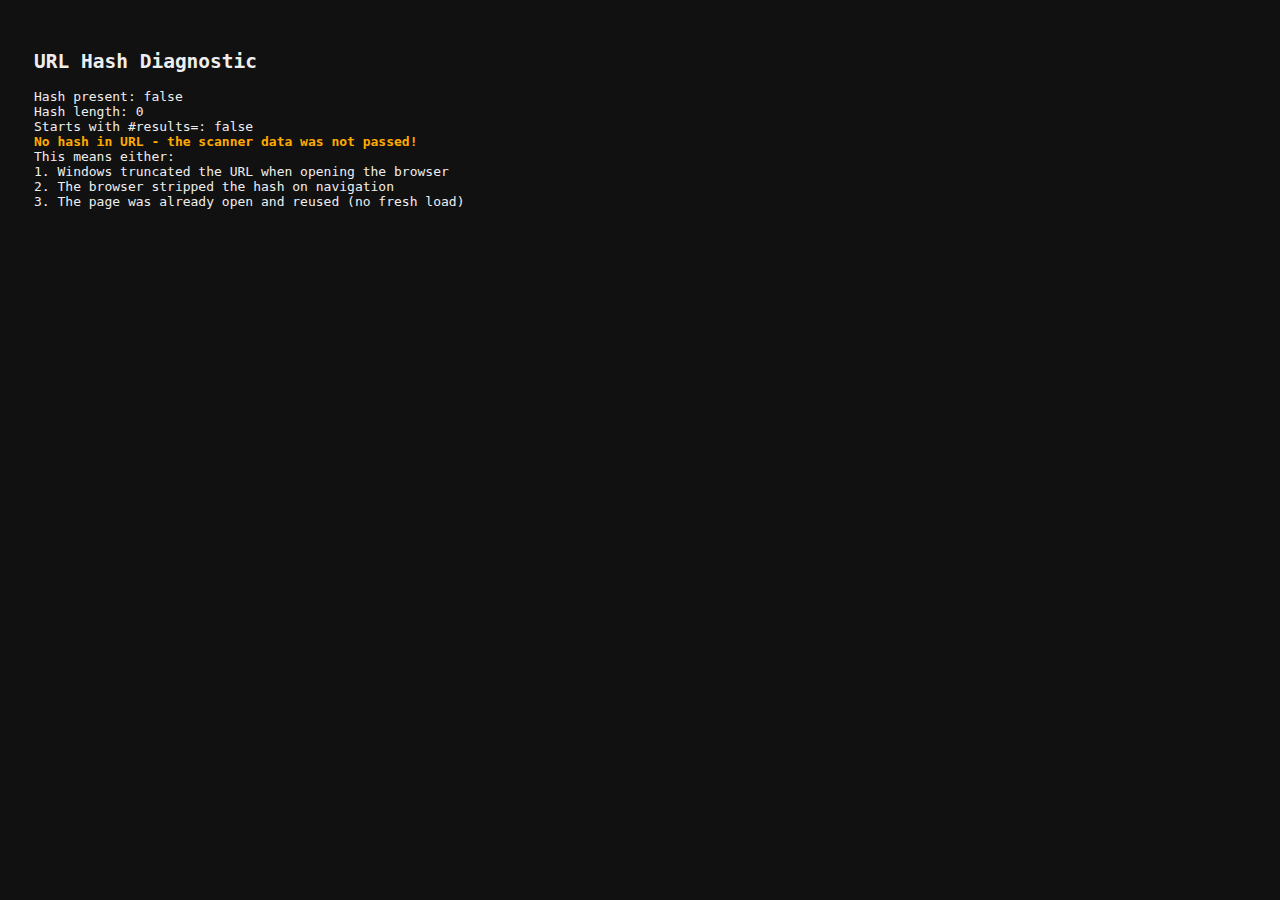
<file: docs/test-hash.html>
<!DOCTYPE html>
<html><head><title>Hash Test</title></head>
<body style="font-family:monospace;background:#111;color:#eee;padding:2em;">
<h2>URL Hash Diagnostic</h2>
<div id="output"></div>
<script>
const out = document.getElementById('output');
function log(msg) { out.innerHTML += msg + '<br>'; }

const hash = window.location.hash;
log(`Hash present: ${!!hash}`);
log(`Hash length: ${hash.length}`);
log(`Starts with #results=: ${hash.startsWith('#results=')}`);

if (hash.startsWith('#results=')) {
    const raw = hash.substring('#results='.length);
    log(`Raw base64 length: ${raw.length}`);
    log(`First 80 chars: ${raw.substring(0, 80)}`);
    log(`Last 20 chars: ${raw.substring(raw.length - 20)}`);

    try {
        let base64 = raw.replace(/-/g, '+').replace(/_/g, '/');
        const pad = (4 - (base64.length % 4)) % 4;
        if (pad > 0) base64 += '='.repeat(pad);
        log(`After restore: length=${base64.length}, pad added=${pad}`);

        const json = atob(base64);
        log(`Decoded JSON length: ${json.length}`);

        const data = JSON.parse(json);
        log(`Parsed OK. results count: ${data.results?.length ?? 'N/A'}`);
        log(`Machine: ${data.machineName || 'N/A'}`);

        if (data.results) {
            for (const r of data.results) {
                log(`  ${r.id} | ${r.status} | ${r.resultValue?.substring(0,60) || ''}`);
            }
        }
        log('<br><strong style="color:#4f4">SUCCESS - Import data is valid!</strong>');
    } catch (e) {
        log(`<strong style="color:#f44">ERROR: ${e.message}</strong>`);
        log(`Stack: ${e.stack}`);
    }
} else if (hash) {
    log(`Hash content (first 200): ${hash.substring(0, 200)}`);
} else {
    log('<strong style="color:#fa0">No hash in URL - the scanner data was not passed!</strong>');
    log('This means either:');
    log('1. Windows truncated the URL when opening the browser');
    log('2. The browser stripped the hash on navigation');
    log('3. The page was already open and reused (no fresh load)');
}

// Also listen for hashchange in case browser navigates after load
window.addEventListener('hashchange', () => {
    log('<br><strong>--- hashchange event fired ---</strong>');
    log(`New hash length: ${window.location.hash.length}`);
});
</script>
</body>
</html>
</file>
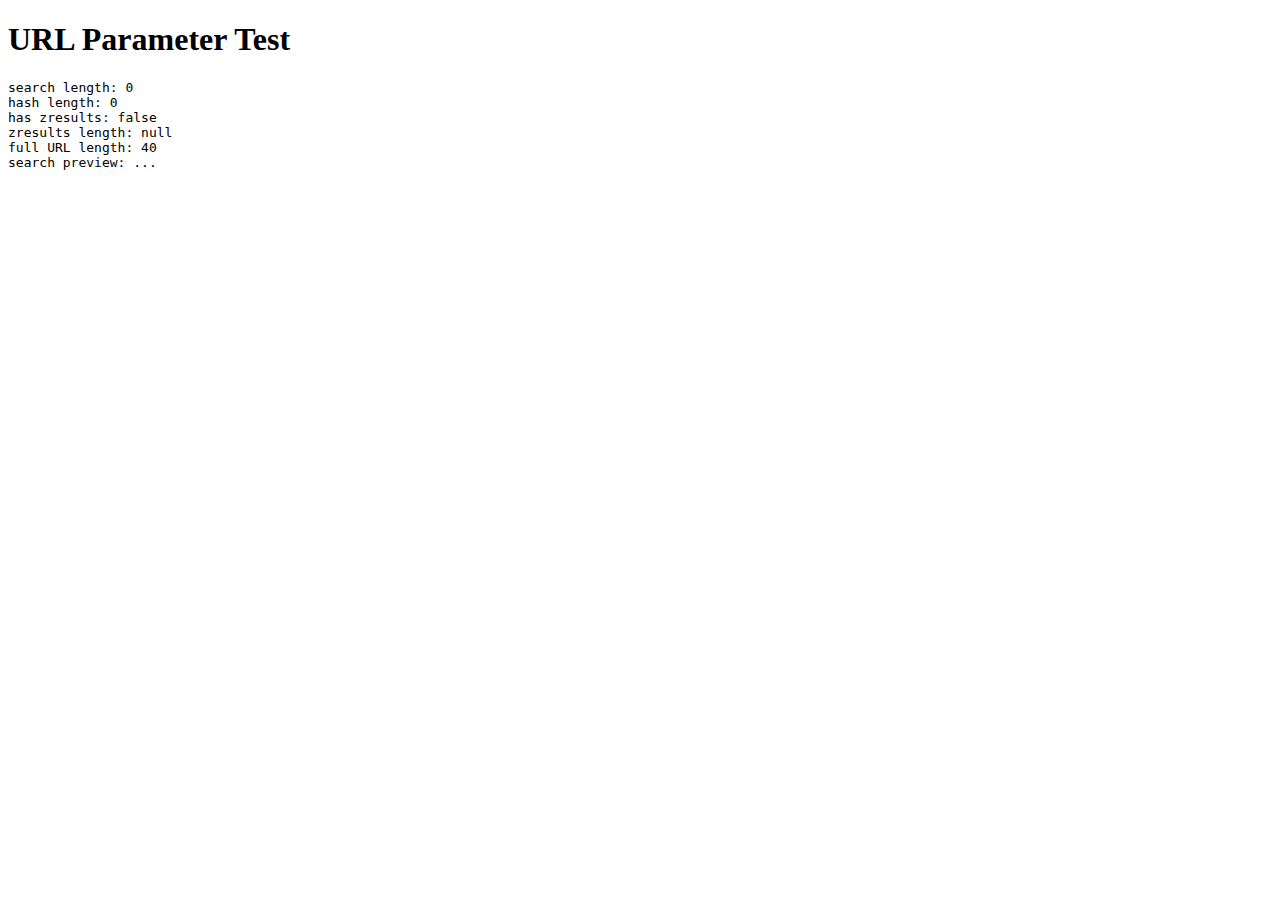
<file: docs/urltest.html>
<!DOCTYPE html>
<html><head><title>URL Test</title></head>
<body>
<h1>URL Parameter Test</h1>
<pre id="output">Loading...</pre>
<script>
var out = document.getElementById('output');
var search = location.search;
var hash = location.hash;
var params = new URLSearchParams(search);
var zr = params.get('zresults');
out.textContent = 
    'search length: ' + search.length + '\n' +
    'hash length: ' + hash.length + '\n' +
    'has zresults: ' + params.has('zresults') + '\n' +
    'zresults length: ' + (zr ? zr.length : 'null') + '\n' +
    'full URL length: ' + location.href.length + '\n' +
    'search preview: ' + search.substring(0, 200) + '...\n';
document.title = 'URL Test: search=' + search.length + ' zresults=' + (zr ? zr.length : 'null');
</script>
</body>
</html>
</file>
<file: docs/css/styles.css>
/* ================================================================
   Windows 365 Connectivity Diagnostics — Dark Professional Theme
   ================================================================ */

/* == Reset == */
*, *::before, *::after { box-sizing: border-box; margin: 0; padding: 0; }

:root {
    /* ── Dark Backgrounds ── */
    --bg-app:       #080c14;
    --bg-card:      #0d1117;
    --bg-card-alt:  #111820;
    --bg-surface:   #161b22;
    --bg-elevated:  #1c2333;
    --bg-inset:     #0a0e16;
    --bg-hover:     #1a2030;

    /* ── Borders ── */
    --border:        rgba(240,246,252,0.06);
    --border-default: #21262d;
    --border-emphasis: #30363d;
    --border-glow:   rgba(88,166,255,0.25);

    /* ── Text ── */
    --text-primary:   #e6edf3;
    --text-secondary: #8b949e;
    --text-muted:     #484f58;
    --text-link:      #58a6ff;

    /* ── Brand / Accent ── */
    --accent:         #58a6ff;
    --accent-bright:  #79c0ff;
    --accent-dim:     #388bfd;
    --accent-glow:    rgba(56,139,253,0.15);
    --accent-border:  rgba(56,139,253,0.4);
    --accent-bg:      rgba(56,139,253,0.1);

    /* ── Status Colors ── */
    --green:        #3fb950;
    --green-bg:     rgba(63,185,80,0.10);
    --green-border: rgba(63,185,80,0.30);

    --yellow:        #d29922;
    --yellow-bg:     rgba(210,153,34,0.10);
    --yellow-border: rgba(210,153,34,0.30);

    --red:        #f85149;
    --red-bg:     rgba(248,81,73,0.10);
    --red-border: rgba(248,81,73,0.30);

    --purple:       #bc8cff;
    --purple-bg:    rgba(188,140,255,0.10);
    --purple-border: rgba(188,140,255,0.30);

    /* ── Typography ── */
    --font: 'Inter', -apple-system, BlinkMacSystemFont, 'Segoe UI', system-ui, sans-serif;
    --mono: 'Cascadia Code', 'Fira Code', 'SF Mono', 'Consolas', monospace;
    --text-xs:   0.6875rem;
    --text-sm:   0.8125rem;
    --text-base: 0.875rem;
    --text-lg:   1rem;
    --text-xl:   1.125rem;
    --text-2xl:  1.5rem;
    --text-3xl:  1.875rem;

    /* ── Spacing ── */
    --space-section: 20px;
    --content-max:   1320px;

    /* ── Radius ── */
    --r-sm: 6px;
    --r-md: 10px;
    --r-lg: 14px;
    --r-xl: 18px;

    /* ── Shadows (dark mode — glow based) ── */
    --shadow-sm:       0 1px 2px rgba(0,0,0,0.4);
    --shadow-card:     0 2px 8px rgba(0,0,0,0.3), 0 0 0 1px var(--border-default);
    --shadow-elevated: 0 8px 24px rgba(0,0,0,0.4), 0 0 0 1px var(--border-emphasis);
    --shadow-float:    0 16px 48px rgba(0,0,0,0.5), 0 0 0 1px var(--border-emphasis);
    --shadow-glow:     0 0 20px rgba(88,166,255,0.08);

    --transition:      0.15s ease;
    --transition-slow: 0.3s cubic-bezier(0.4, 0, 0.2, 1);
}

html { scroll-behavior: smooth; }

body {
    font-family: var(--font);
    background: var(--bg-app);
    color: var(--text-secondary);
    line-height: 1.6;
    min-height: 100vh;
    -webkit-font-smoothing: antialiased;
    -moz-osx-font-smoothing: grayscale;
    font-size: var(--text-base);
    position: relative;
    overflow-x: hidden;
}

/* ── Background Effects ── */
.bg-grid {
    position: fixed;
    inset: 0;
    background-image:
        linear-gradient(rgba(255,255,255,0.015) 1px, transparent 1px),
        linear-gradient(90deg, rgba(255,255,255,0.015) 1px, transparent 1px);
    background-size: 64px 64px;
    pointer-events: none;
    z-index: 0;
}

.bg-glow {
    position: fixed;
    border-radius: 50%;
    filter: blur(120px);
    pointer-events: none;
    z-index: 0;
}
.bg-glow-1 {
    width: 600px; height: 600px;
    top: -200px; right: -100px;
    background: radial-gradient(circle, rgba(56,139,253,0.08) 0%, transparent 70%);
}
.bg-glow-2 {
    width: 500px; height: 500px;
    bottom: 20%; left: -150px;
    background: radial-gradient(circle, rgba(63,185,80,0.05) 0%, transparent 70%);
}

/* ════════════════════════════════════════
   HEADER
   ════════════════════════════════════════ */
header {
    position: sticky;
    top: 0;
    z-index: 100;
    background: rgba(8,12,20,0.75);
    backdrop-filter: blur(20px) saturate(160%);
    -webkit-backdrop-filter: blur(20px) saturate(160%);
}

.header-inner {
    max-width: var(--content-max);
    margin: 0 auto;
    display: flex;
    align-items: center;
    justify-content: space-between;
    gap: 24px;
    flex-wrap: wrap;
    padding: 18px 32px;
    position: relative;
}

.header-border {
    height: 1px;
    background: linear-gradient(90deg,
        transparent 0%,
        var(--border-emphasis) 15%,
        var(--accent-border) 50%,
        var(--border-emphasis) 85%,
        transparent 100%
    );
}

.logo {
    display: flex;
    align-items: center;
    gap: 16px;
}

.logo-mark {
    flex-shrink: 0;
    filter: drop-shadow(0 0 12px rgba(88,166,255,0.3));
}

.logo-text { display: flex; flex-direction: column; gap: 2px; }

.logo h1 {
    font-size: var(--text-xl);
    font-weight: 700;
    color: var(--text-primary);
    letter-spacing: -0.02em;
    line-height: 1.3;
}

.logo-subtitle {
    font-size: var(--text-xs);
    color: var(--text-muted);
    font-weight: 400;
    letter-spacing: 0.02em;
}

.header-actions {
    display: flex;
    gap: 10px;
    flex-wrap: wrap;
    align-items: center;
}

/* ════════════════════════════════════════
   BUTTONS
   ════════════════════════════════════════ */
.btn {
    display: inline-flex;
    align-items: center;
    gap: 8px;
    padding: 10px 22px;
    border: none;
    border-radius: var(--r-sm);
    font-size: var(--text-sm);
    font-weight: 600;
    font-family: var(--font);
    cursor: pointer;
    transition: all var(--transition);
    text-decoration: none;
    white-space: nowrap;
    letter-spacing: 0.01em;
}
.btn svg { flex-shrink: 0; }

.btn-primary {
    background: var(--accent-dim);
    color: #fff;
    box-shadow: 0 0 0 1px rgba(56,139,253,0.5), 0 2px 8px rgba(56,139,253,0.25);
    font-weight: 700;
}
.btn-primary:hover {
    background: var(--accent);
    transform: translateY(-1px);
    box-shadow: 0 0 0 1px var(--accent), 0 4px 16px rgba(56,139,253,0.35);
}
.btn-primary:active { transform: translateY(0); }
.btn-primary:disabled {
    background: var(--bg-surface);
    color: var(--text-muted);
    cursor: not-allowed;
    transform: none;
    box-shadow: 0 0 0 1px var(--border-default);
}

.btn-ghost {
    background: transparent;
    color: var(--text-secondary);
    border: 1px solid var(--border-emphasis);
}
.btn-ghost:hover {
    background: var(--bg-surface);
    color: var(--text-primary);
    border-color: var(--text-muted);
}

.btn-import { /* keep old class name working too */
    background: transparent;
    color: var(--text-secondary);
    border: 1px solid var(--border-emphasis);
}
.btn-import:hover {
    background: var(--bg-surface);
    color: var(--text-primary);
    border-color: var(--text-muted);
}

.btn-secondary {
    background: var(--bg-surface);
    color: var(--text-secondary);
    border: 1px solid var(--border-default);
}
.btn-secondary:hover { background: var(--bg-elevated); color: var(--text-primary); }

.btn-download {
    background: var(--green);
    color: #fff;
    padding: 12px 28px;
    font-size: var(--text-base);
    border-radius: var(--r-md);
    box-shadow: 0 0 0 1px var(--green), 0 2px 12px rgba(63,185,80,0.25);
    font-weight: 700;
}
.btn-download:hover {
    background: #46c258;
    box-shadow: 0 0 0 1px #46c258, 0 4px 20px rgba(63,185,80,0.35);
    transform: translateY(-1px);
}
.btn-download:active { transform: translateY(0); }

.btn-ai {
    background: linear-gradient(135deg, #8b5cf6, #6366f1);
    color: #fff;
    box-shadow: 0 0 0 1px rgba(139,92,246,0.5), 0 2px 8px rgba(139,92,246,0.25);
    font-weight: 700;
}
.btn-ai:hover {
    background: linear-gradient(135deg, #9d74f7, #747bf3);
    transform: translateY(-1px);
    box-shadow: 0 0 0 1px #8b5cf6, 0 4px 16px rgba(139,92,246,0.35);
}
.btn-ai:active { transform: translateY(0); }
.btn-ai:disabled {
    background: var(--bg-surface);
    color: var(--text-muted);
    cursor: not-allowed;
    transform: none;
    box-shadow: 0 0 0 1px var(--border-default);
}

/* ════════════════════════════════════════
   ANALYSIS PANEL
   ════════════════════════════════════════ */
.analysis-overlay {
    position: fixed;
    inset: 0;
    background: rgba(0,0,0,0.5);
    z-index: 9999;
    display: flex;
    justify-content: flex-end;
    opacity: 0;
    transition: opacity 0.3s ease;
    backdrop-filter: blur(3px);
}
.analysis-overlay.show { opacity: 1; }
.analysis-overlay.show .analysis-panel {
    transform: translateX(0);
}

.analysis-panel {
    width: min(560px, 90vw);
    height: 100vh;
    background: var(--bg-canvas);
    border-left: 1px solid var(--border-emphasis);
    display: flex;
    flex-direction: column;
    transform: translateX(100%);
    transition: transform 0.3s ease;
    box-shadow: -8px 0 40px rgba(0,0,0,0.3);
}

.analysis-panel-header {
    display: flex;
    align-items: center;
    justify-content: space-between;
    padding: 20px 24px;
    border-bottom: 1px solid var(--border-default);
    background: var(--bg-elevated);
}
.analysis-panel-title {
    display: flex;
    align-items: center;
    gap: 10px;
    font-size: var(--text-lg);
    font-weight: 700;
    color: var(--text-primary);
}
.analysis-close {
    background: none;
    border: none;
    color: var(--text-muted);
    font-size: 20px;
    cursor: pointer;
    padding: 4px 8px;
    border-radius: var(--r-sm);
    transition: all var(--transition);
}
.analysis-close:hover {
    background: var(--bg-surface);
    color: var(--text-primary);
}

.analysis-summary {
    display: flex;
    gap: 10px;
    padding: 16px 24px;
    border-bottom: 1px solid var(--border-default);
    flex-wrap: wrap;
}
.analysis-badge {
    display: inline-flex;
    align-items: center;
    gap: 6px;
    padding: 5px 14px;
    border-radius: 100px;
    font-size: 13px;
    font-weight: 700;
    letter-spacing: 0.02em;
}
.badge-critical { background: rgba(248,81,73,0.15); color: var(--red, #f85149); border: 1px solid rgba(248,81,73,0.3); }
.badge-warning { background: rgba(210,153,34,0.15); color: var(--yellow, #d29922); border: 1px solid rgba(210,153,34,0.3); }
.badge-info { background: rgba(56,139,253,0.12); color: var(--accent, #388bfd); border: 1px solid rgba(56,139,253,0.25); }
.badge-healthy { background: rgba(63,185,80,0.15); color: var(--green, #3fb950); border: 1px solid rgba(63,185,80,0.3); }

.analysis-findings {
    flex: 1;
    overflow-y: auto;
    padding: 16px 24px;
    display: flex;
    flex-direction: column;
    gap: 12px;
}

.analysis-finding {
    border-radius: var(--r-md);
    padding: 16px;
    border: 1px solid var(--border-default);
    background: var(--bg-surface);
    transition: border-color var(--transition);
}
.analysis-finding:hover { border-color: var(--border-emphasis); }
.analysis-finding-critical { border-left: 3px solid var(--red, #f85149); }
.analysis-finding-warning  { border-left: 3px solid var(--yellow, #d29922); }
.analysis-finding-info     { border-left: 3px solid var(--accent, #388bfd); }

.analysis-finding-header {
    display: flex;
    align-items: center;
    gap: 8px;
    margin-bottom: 8px;
}
.analysis-icon {
    width: 22px;
    height: 22px;
    display: inline-flex;
    align-items: center;
    justify-content: center;
    border-radius: 50%;
    font-size: 12px;
    flex-shrink: 0;
}
.analysis-icon-critical { background: rgba(248,81,73,0.15); color: var(--red, #f85149); }
.analysis-icon-warning  { background: rgba(210,153,34,0.15); color: var(--yellow, #d29922); }
.analysis-icon-info     { background: rgba(56,139,253,0.12); color: var(--accent, #388bfd); }

.analysis-finding-title {
    font-weight: 700;
    font-size: var(--text-sm);
    color: var(--text-primary);
}
.analysis-finding-detail {
    font-size: 13px;
    line-height: 1.55;
    color: var(--text-secondary);
    margin-bottom: 8px;
}
.analysis-remediation {
    font-size: 13px;
    line-height: 1.55;
    color: var(--text-secondary);
    background: var(--bg-elevated);
    border-radius: var(--r-sm);
    padding: 10px 12px;
    border: 1px solid var(--border-default);
}
.analysis-remediation strong {
    color: var(--text-primary);
}

.analysis-footer {
    display: flex;
    gap: 12px;
    padding: 16px 24px;
    border-top: 1px solid var(--border-default);
    justify-content: flex-end;
    background: var(--bg-elevated);
}

.analysis-copilot {
    padding: 16px 24px;
    border-top: 1px solid var(--border-default);
    background: linear-gradient(135deg, rgba(139,92,246,0.06), rgba(99,102,241,0.06));
    display: flex;
    flex-direction: column;
    gap: 12px;
}
.analysis-copilot-info {
    font-size: 13px;
    line-height: 1.5;
    color: var(--text-secondary);
}
.analysis-copilot-info strong {
    color: var(--text-primary);
}
.btn-copied {
    background: var(--green, #3fb950) !important;
    box-shadow: 0 0 0 1px var(--green, #3fb950), 0 2px 8px rgba(63,185,80,0.25) !important;
}

.btn-icon { font-size: var(--text-sm); }

/* ════════════════════════════════════════
   MAIN CONTAINER
   ════════════════════════════════════════ */
main {
    max-width: var(--content-max);
    margin: 0 auto;
    padding: 28px 32px 56px;
    position: relative;
    z-index: 1;
}

/* ════════════════════════════════════════
   SUMMARY BAR
   ════════════════════════════════════════ */
.summary-bar {
    display: grid;
    grid-template-columns: repeat(5, 1fr);
    gap: 14px;
    margin-bottom: var(--space-section);
}

.summary-item {
    background: var(--bg-card);
    border-radius: var(--r-lg);
    padding: 22px 16px;
    display: flex;
    flex-direction: column;
    align-items: center;
    gap: 6px;
    border: 1px solid var(--border-default);
    position: relative;
    overflow: hidden;
    transition: all var(--transition);
}

.summary-item::before {
    content: '';
    position: absolute;
    top: 0; left: 0; right: 0;
    height: 2px;
    background: var(--border-emphasis);
    transition: background var(--transition);
}

.summary-item:hover {
    transform: translateY(-2px);
    border-color: var(--border-emphasis);
    box-shadow: var(--shadow-glow);
}

.summary-item.passed::before { background: var(--green); box-shadow: 0 0 12px var(--green-border); }
.summary-item.warning::before { background: var(--yellow); box-shadow: 0 0 12px var(--yellow-border); }
.summary-item.failed::before { background: var(--red); box-shadow: 0 0 12px var(--red-border); }
.summary-item.pending::before { background: var(--accent); box-shadow: 0 0 12px var(--accent-glow); }

.summary-count {
    font-size: var(--text-2xl);
    font-weight: 800;
    line-height: 1;
    letter-spacing: -0.03em;
    color: var(--text-primary);
}
.summary-item.passed .summary-count { color: var(--green); }
.summary-item.warning .summary-count { color: var(--yellow); }
.summary-item.failed .summary-count { color: var(--red); }
.summary-item.pending .summary-count { color: var(--accent); }

.summary-label {
    font-size: var(--text-xs);
    color: var(--text-muted);
    text-transform: uppercase;
    letter-spacing: 0.08em;
    font-weight: 600;
}

/* ════════════════════════════════════════
   PROGRESS BAR
   ════════════════════════════════════════ */
.progress-container {
    margin-bottom: var(--space-section);
    padding: 16px 20px;
    background: var(--bg-card);
    border-radius: var(--r-md);
    border: 1px solid var(--accent-border);
    animation: progress-pulse 2s ease-in-out infinite;
    box-shadow: 0 0 12px rgba(56,139,253,0.15);
}

@keyframes progress-pulse {
    0%, 100% { border-color: var(--accent-border); box-shadow: 0 0 12px rgba(56,139,253,0.15); }
    50% { border-color: var(--accent); box-shadow: 0 0 20px rgba(56,139,253,0.3); }
}

.progress-header {
    display: flex;
    align-items: center;
    justify-content: space-between;
    margin-bottom: 10px;
}

.progress-label {
    font-size: var(--text-sm);
    font-weight: 600;
    color: var(--accent);
    display: flex;
    align-items: center;
    gap: 8px;
}

.progress-label::before {
    content: '';
    display: inline-block;
    width: 8px; height: 8px;
    background: var(--accent);
    border-radius: 50%;
    animation: progress-dot-pulse 1s ease-in-out infinite;
}

@keyframes progress-dot-pulse {
    0%, 100% { opacity: 1; transform: scale(1); }
    50% { opacity: 0.4; transform: scale(0.7); }
}

.progress-count {
    font-size: var(--text-sm);
    color: var(--text-muted);
    font-weight: 600;
    font-family: var(--mono);
}

.progress-bar {
    height: 10px;
    background: var(--bg-surface);
    border-radius: 5px;
    overflow: hidden;
    margin-bottom: 8px;
}

.progress-fill {
    height: 100%;
    background: linear-gradient(90deg, var(--accent-dim), var(--accent));
    border-radius: 5px;
    transition: width 0.4s cubic-bezier(0.4, 0, 0.2, 1);
    width: 0%;
    position: relative;
    box-shadow: 0 0 8px rgba(56,139,253,0.4);
}

.progress-fill::after {
    content: '';
    position: absolute; inset: 0;
    background: linear-gradient(90deg, transparent 0%, rgba(255,255,255,0.3) 50%, transparent 100%);
    animation: shimmer 1.5s ease-in-out infinite;
}

@keyframes shimmer { 0% { transform: translateX(-100%); } 100% { transform: translateX(100%); } }

.progress-test-name {
    font-size: var(--text-xs);
    color: var(--text-muted);
    white-space: nowrap;
    overflow: hidden;
    text-overflow: ellipsis;
}

.progress-text { display: none; }

/* ════════════════════════════════════════
   INFO BANNER
   ════════════════════════════════════════ */
.info-banner {
    background: var(--accent-bg);
    border: 1px solid var(--accent-border);
    border-radius: var(--r-md);
    padding: 18px 24px;
    margin-bottom: var(--space-section);
    display: flex;
    gap: 14px;
    align-items: flex-start;
}

.info-icon { color: var(--accent); flex-shrink: 0; margin-top: 2px; }
.info-text { font-size: var(--text-sm); color: var(--text-secondary); line-height: 1.7; }
.info-text strong { color: var(--text-primary); font-weight: 600; }
.info-text em {
    font-style: normal;
    background: var(--accent-bg);
    padding: 2px 8px;
    border-radius: 4px;
    font-weight: 600;
    color: var(--accent);
    font-size: var(--text-xs);
    border: 1px solid var(--accent-border);
}

/* ════════════════════════════════════════
   DOWNLOAD BANNER
   ════════════════════════════════════════ */
.download-banner {
    background: var(--bg-card);
    border: 1px solid var(--green-border);
    border-radius: var(--r-lg);
    padding: 28px 32px;
    margin-bottom: var(--space-section);
    position: relative;
    overflow: hidden;
}
.download-banner::before {
    content: '';
    position: absolute;
    top: 0; left: 0; right: 0;
    height: 2px;
    background: linear-gradient(90deg, var(--green), #58d472);
    box-shadow: 0 0 16px var(--green-border);
}

.download-content { display: flex; align-items: center; gap: 24px; flex-wrap: wrap; }
.download-icon { font-size: 38px; flex-shrink: 0; }
.download-text { flex: 1; min-width: 240px; }
.download-text h3 {
    font-size: var(--text-lg);
    margin-bottom: 6px;
    color: var(--text-primary);
    font-weight: 700;
    letter-spacing: -0.01em;
}
.download-text p { font-size: var(--text-sm); color: var(--text-secondary); line-height: 1.7; }

/* ════════════════════════════════════════
   TEST CATEGORIES
   ════════════════════════════════════════ */
.test-categories { display: flex; flex-direction: column; gap: 16px; }

.category {
    background: var(--bg-card);
    border-radius: var(--r-lg);
    overflow: hidden;
    border: 1px solid var(--border-default);
    transition: all var(--transition);
}
.category:hover { border-color: var(--border-emphasis); box-shadow: var(--shadow-glow); }

.category-header {
    display: flex;
    align-items: center;
    gap: 12px;
    padding: 16px 24px;
    background: var(--bg-surface);
    border-bottom: 1px solid var(--border-default);
    cursor: pointer;
    transition: background var(--transition);
    user-select: none;
}
.category-header:hover { background: var(--bg-elevated); }
.category-icon { font-size: 18px; }
.category-header h2 {
    font-size: var(--text-base);
    font-weight: 700;
    flex: 1;
    color: var(--text-primary);
    letter-spacing: -0.01em;
}

.category-badge {
    font-size: var(--text-xs);
    padding: 3px 12px;
    border-radius: 100px;
    font-weight: 700;
    letter-spacing: 0.02em;
}

.source-tag {
    font-size: 10px;
    padding: 3px 10px;
    border-radius: 100px;
    font-weight: 600;
    letter-spacing: 0.03em;
}
.source-tag.local-only {
    background: var(--yellow-bg);
    color: var(--yellow);
    border: 1px solid var(--yellow-border);
}
.source-tag.browser {
    background: var(--accent-bg);
    color: var(--accent);
    border: 1px solid var(--accent-border);
}

/* ════════════════════════════════════════
   TEST ITEMS
   ════════════════════════════════════════ */
.test-list { padding: 0; }

.test-item {
    display: grid;
    grid-template-columns: 32px 1fr auto;
    gap: 14px;
    align-items: start;
    padding: 14px 24px;
    border-bottom: 1px solid var(--border);
    transition: background var(--transition);
}
.test-item:last-child { border-bottom: none; }
.test-item:hover { background: var(--bg-hover); }

.test-status-icon {
    width: 28px;
    height: 28px;
    border-radius: 50%;
    display: flex;
    align-items: center;
    justify-content: center;
    font-size: 13px;
    font-weight: 700;
    flex-shrink: 0;
    margin-top: 1px;
    transition: all var(--transition);
}
.test-status-icon.passed  { background: var(--green-bg); color: var(--green); border: 1px solid var(--green-border); }
.test-status-icon.warning { background: var(--yellow-bg); color: var(--yellow); border: 1px solid var(--yellow-border); }
.test-status-icon.failed  { background: var(--red-bg); color: var(--red); border: 1px solid var(--red-border); }
.test-status-icon.running { background: var(--accent-bg); color: var(--accent); border: 1px solid var(--accent-border); animation: pulse 1.5s infinite; }
.test-status-icon.not-run { background: var(--bg-surface); color: var(--text-muted); border: 1px solid var(--border-default); }
.test-status-icon.skipped { background: var(--bg-surface); color: var(--text-muted); border: 1px solid var(--border-default); }
.test-status-icon.error   { background: var(--red-bg); color: var(--red); border: 1px solid var(--red-border); }
.test-status-icon.pending { background: var(--purple-bg); color: var(--purple); border: 1px solid var(--purple-border); }

@keyframes pulse { 0%, 100% { opacity: 1; } 50% { opacity: 0.35; } }

.test-info { min-width: 0; }

.test-name {
    font-size: var(--text-sm);
    font-weight: 600;
    color: var(--text-primary);
    display: flex;
    align-items: center;
    gap: 8px;
    line-height: 1.4;
}

.test-source-badge {
    font-size: 9px;
    padding: 2px 7px;
    border-radius: 100px;
    font-weight: 700;
    text-transform: uppercase;
    letter-spacing: 0.05em;
    flex-shrink: 0;
}
.test-source-badge.browser { background: var(--accent-bg); color: var(--accent); border: 1px solid var(--accent-border); }
.test-source-badge.local   { background: var(--yellow-bg); color: var(--yellow); border: 1px solid var(--yellow-border); }

.test-description { font-size: var(--text-xs); color: var(--text-muted); margin-top: 2px; line-height: 1.5; }
.test-result-value {
    font-size: var(--text-xs);
    color: var(--text-secondary);
    margin-top: 4px;
    font-family: var(--mono);
    font-weight: 500;
}

.test-details {
    font-size: var(--text-xs);
    color: var(--text-secondary);
    margin-top: 8px;
    white-space: pre-wrap;
    max-height: 200px;
    overflow-y: auto;
    background: var(--bg-inset);
    padding: 12px 14px;
    border-radius: var(--r-sm);
    border: 1px solid var(--border-default);
    display: none;
    font-family: var(--mono);
    line-height: 1.7;
}
.test-details.expanded { display: block; }

.test-meta {
    display: flex;
    flex-direction: column;
    align-items: flex-end;
    gap: 6px;
    flex-shrink: 0;
    padding-top: 1px;
}

.test-duration {
    font-size: 10px;
    color: var(--text-muted);
    font-family: var(--mono);
    font-weight: 500;
    background: var(--bg-surface);
    padding: 2px 8px;
    border-radius: 100px;
    border: 1px solid var(--border-default);
}

.test-expand {
    font-size: var(--text-xs);
    color: var(--accent);
    cursor: pointer;
    background: none;
    border: 1px solid var(--accent-border);
    padding: 3px 12px;
    border-radius: 100px;
    font-weight: 600;
    font-family: var(--font);
    transition: all var(--transition);
}
.test-expand:hover { background: var(--accent-bg); }

.test-remediation { margin-top: 8px; }
.test-remediation a {
    font-size: var(--text-sm);
    color: var(--accent-bright);
    text-decoration: none;
    font-weight: 600;
    display: inline-flex;
    align-items: center;
    gap: 5px;
    padding: 3px 10px 3px 6px;
    border-radius: 6px;
    background: rgba(56,139,253,0.1);
    border: 1px solid rgba(56,139,253,0.25);
    transition: color var(--transition), background var(--transition), border-color var(--transition);
}
.test-remediation a::after { content: '\2192'; font-size: 13px; }
.test-remediation a:hover { color: #fff; background: rgba(56,139,253,0.2); border-color: rgba(56,139,253,0.4); text-decoration: none; }
.test-remediation-text {
    margin-top: 4px;
    font-size: var(--text-xs);
    color: var(--yellow);
    line-height: 1.4;
}

/* ════════════════════════════════════════
   CONNECTIVITY OVERVIEW (quick-glance panel)
   ════════════════════════════════════════ */
.connectivity-overview {
    background: var(--bg-card);
    border-radius: var(--r-xl);
    margin-bottom: var(--space-section);
    overflow: hidden;
    border: 1px solid var(--border-default);
    box-shadow: var(--shadow-glow);
}

.overview-header {
    display: flex;
    align-items: center;
    gap: 10px;
    padding: 16px 24px;
    background: var(--bg-surface);
    border-bottom: 1px solid var(--border-default);
}

.overview-header h2 {
    font-size: var(--text-lg);
    font-weight: 700;
    color: var(--text-primary);
}

.overview-icon {
    font-size: 1.2rem;
}

.overview-verdict {
    margin-left: auto;
    font-size: var(--text-sm);
    font-weight: 600;
    padding: 4px 14px;
    border-radius: 999px;
    line-height: 1.4;
}

.overview-verdict.verdict-good {
    color: var(--green);
    background: var(--green-bg);
    border: 1px solid var(--green-border);
}
.overview-verdict.verdict-warn {
    color: var(--yellow);
    background: var(--yellow-bg);
    border: 1px solid var(--yellow-border);
}
.overview-verdict.verdict-fail {
    color: var(--red);
    background: var(--red-bg);
    border: 1px solid var(--red-border);
}
.overview-verdict.verdict-info {
    color: var(--accent);
    background: var(--accent-bg);
    border: 1px solid var(--accent-border);
}

.overview-grid {
    display: grid;
    grid-template-columns: 1fr 1fr;
    gap: 0;
}

/* ── Overview Sections ── */
.ov-section {
    border-bottom: 1px solid var(--border-default);
}
.ov-section:last-child { border-bottom: none; }

.ov-section-header {
    display: flex;
    align-items: center;
    gap: 8px;
    padding: 10px 24px;
    background: var(--bg-surface);
    border-bottom: 1px solid var(--border);
}
.ov-section-icon { font-size: 0.95rem; }
.ov-section-title {
    font-size: var(--text-xs);
    font-weight: 700;
    color: var(--text-muted);
    text-transform: uppercase;
    letter-spacing: 0.06em;
}
.ov-section-link {
    margin-left: auto;
    font-size: var(--text-xs);
    color: var(--accent);
    text-decoration: none;
    font-weight: 500;
    opacity: 0.7;
    transition: opacity var(--transition);
}
.ov-section-link:hover {
    opacity: 1;
    text-decoration: underline;
}

.ov-section-body {
    padding: 4px 0;
}

.overview-row {
    display: flex;
    align-items: center;
    gap: 12px;
    padding: 10px 24px;
    border-bottom: 1px solid var(--border);
    transition: background var(--transition);
}
.overview-row:hover {
    background: var(--bg-hover);
}
.overview-row:last-child {
    border-bottom: none;
}

.overview-label {
    font-size: var(--text-sm);
    font-weight: 600;
    color: var(--text-muted);
    min-width: 140px;
    flex-shrink: 0;
}

.overview-value {
    font-size: var(--text-sm);
    color: var(--text-primary);
    line-height: 1.5;
}

.overview-value .ov-status-icon {
    margin-right: 6px;
    font-weight: 700;
}
.overview-value .ov-pass { color: var(--green); }
.overview-value .ov-warn { color: var(--yellow); }
.overview-value .ov-fail { color: var(--red); }
.overview-value .ov-dim { color: var(--text-muted); font-style: italic; }
.overview-value .ov-latency { color: var(--accent); font-family: var(--mono); font-size: var(--text-xs); }

.ov-check-line {
    line-height: 1.8;
}

.overview-value .country-flag {
    vertical-align: middle;
    margin-right: 4px;
    border-radius: 2px;
}

/* ── RDP Connectivity Cards ── */
.ov-connectivity-grid {
    display: grid;
    grid-template-columns: repeat(3, 1fr);
    gap: 12px;
    padding: 12px 24px 16px;
}
.ov-conn-card {
    background: var(--bg-surface);
    border: 1px solid var(--border);
    border-radius: var(--r-lg);
    padding: 16px 16px 14px;
    text-align: center;
    display: flex;
    flex-direction: column;
    align-items: center;
    gap: 6px;
    transition: border-color var(--transition), box-shadow var(--transition);
    border-top: 3px solid var(--border);
}
.ov-conn-afd  { border-top-color: var(--accent); }
.ov-conn-tcp  { border-top-color: var(--green); }
.ov-conn-udp  { border-top-color: #a78bfa; }
.ov-conn-card:hover {
    border-color: var(--accent-border);
    box-shadow: 0 2px 8px rgba(0,0,0,0.12);
}
.ov-conn-label {
    font-size: var(--text-xs);
    font-weight: 700;
    color: var(--text-muted);
    text-transform: uppercase;
    letter-spacing: 0.04em;
}
.ov-proto-tag {
    display: inline-block;
    font-size: 10px;
    font-weight: 700;
    padding: 1px 5px;
    border-radius: 4px;
    vertical-align: middle;
    letter-spacing: 0.03em;
    text-transform: uppercase;
}
.ov-tag-tcp {
    background: var(--green-bg);
    color: var(--green);
    border: 1px solid var(--green-border);
}
.ov-tag-udp {
    background: rgba(167,139,250,0.12);
    color: #a78bfa;
    border: 1px solid rgba(167,139,250,0.25);
}
.ov-conn-flag {
    min-height: 30px;
    display: flex;
    align-items: center;
    justify-content: center;
}
.ov-conn-flag img {
    width: 40px;
    height: 30px;
    border-radius: 3px;
    box-shadow: 0 1px 3px rgba(0,0,0,0.15);
    object-fit: cover;
}
.ov-conn-location {
    font-size: var(--text-sm);
    color: var(--text-primary);
    line-height: 1.4;
    font-weight: 500;
}
.ov-conn-location .country-flag {
    vertical-align: middle;
    margin-right: 4px;
    border-radius: 2px;
}
.ov-conn-latency {
    font-size: var(--text-sm);
    font-weight: 700;
    font-family: var(--mono);
    color: var(--accent);
    background: var(--accent-bg);
    border: 1px solid var(--accent-border);
    padding: 2px 10px;
    border-radius: 999px;
    min-height: 1.6em;
}
.ov-conn-latency:empty {
    display: none;
}

/* ── Path Optimisation Columns ── */
.ov-optim-grid {
    display: grid;
    grid-template-columns: 1fr 1fr;
    gap: 0;
    padding: 0;
}
.ov-optim-col {
    padding: 12px 24px;
    border-right: 1px solid var(--border);
}
.ov-optim-col:last-child { border-right: none; }
.ov-optim-heading {
    font-size: var(--text-xs);
    font-weight: 700;
    color: var(--text-secondary);
    margin-bottom: 8px;
}
.ov-optim-heading .ov-dim {
    font-weight: 400;
    color: var(--text-muted);
    font-style: normal;
}
.ov-optim-checks {
    font-size: var(--text-sm);
    color: var(--text-primary);
    line-height: 1.5;
}
.ov-optim-checks .ov-status-icon {
    margin-right: 6px;
    font-weight: 700;
}
.ov-optim-checks .ov-pass { color: var(--green); }
.ov-optim-checks .ov-warn { color: var(--yellow); }
.ov-optim-checks .ov-fail { color: var(--red); }
.ov-optim-checks .ov-dim { color: var(--text-muted); font-style: italic; }

@media (max-width: 768px) {
    .overview-grid { grid-template-columns: 1fr; }
    .ov-connectivity-grid { grid-template-columns: 1fr; }
    .ov-optim-grid { grid-template-columns: 1fr; }
    .ov-optim-col { border-right: none; border-bottom: 1px solid var(--border); }
    .ov-optim-col:last-child { border-bottom: none; }
    .overview-label { min-width: 120px; }
    .overview-row { padding: 10px 16px; }
}

/* ════════════════════════════════════════
   CONNECTIVITY MAP
   ════════════════════════════════════════ */
.connectivity-map {
    background: var(--bg-card);
    border-radius: var(--r-xl);
    margin-bottom: var(--space-section);
    overflow: hidden;
    border: 1px solid var(--border-default);
    box-shadow: var(--shadow-glow);
}

.map-header {
    display: flex;
    align-items: center;
    gap: 10px;
    padding: 16px 24px;
    background: var(--bg-surface);
    border-bottom: 1px solid var(--border-default);
}

.map-icon { font-size: 16px; }
.map-header h2 { font-size: var(--text-base); font-weight: 700; color: var(--text-primary); letter-spacing: -0.01em; }
.map-subtitle { font-size: var(--text-xs); color: var(--text-muted); margin-left: 8px; font-weight: 400; }
.cpc-detected-badge { display: inline-flex; align-items: center; gap: 4px; margin-left: auto; padding: 3px 10px; font-size: var(--text-xs); font-weight: 600; color: #58a6ff; background: rgba(56,139,253,0.12); border: 1px solid rgba(56,139,253,0.3); border-radius: 12px; letter-spacing: 0.02em; }
.cpc-detected-badge.hidden { display: none; }

.map-diagram {
    display: grid;
    grid-template-columns: 1fr 80px 1fr 80px 1fr 50px 1.2fr;
    grid-template-rows: auto 8px auto 8px auto 36px auto;
    align-items: center;
    padding: 28px 24px;
    min-height: 260px;
    background: linear-gradient(180deg, var(--bg-surface) 0%, var(--bg-card) 100%);
}

.map-g-client  { grid-column: 1; grid-row: 1 / 6; align-self: center; }
.map-g-arrow1  { grid-column: 2; grid-row: 1 / 6; align-self: center; justify-self: center; }
.map-g-localgw { grid-column: 3; grid-row: 1 / 6; align-self: center; }
.map-g-arrow2  { grid-column: 4; grid-row: 1 / 6; align-self: center; justify-self: center; }
.map-g-isp     { grid-column: 5; grid-row: 1 / 6; align-self: center; }
.map-g-fanout  { grid-column: 6; grid-row: 1 / 6; align-self: stretch; }
.map-g-afd     { grid-column: 7; grid-row: 1; }
.map-g-rdgw    { grid-column: 7; grid-row: 3; }
.map-g-turn    { grid-column: 7; grid-row: 5; }
.map-g-dnsline { grid-column: 3; grid-row: 6; justify-self: center; align-self: stretch; z-index: 1; }
.map-g-dns     { grid-column: 3; grid-row: 7; }

/* ── Cloud PC right-side cards (hidden until .has-cloudpc or .cpc-mode) ── */
.map-diagram .map-g-fanin   { grid-column: 8; grid-row: 1 / 6; align-self: stretch; display: none; }
.map-diagram .map-g-azure   { grid-column: 9; grid-row: 1 / 6; align-self: center; display: none; }
.map-diagram .map-g-arrow3  { grid-column: 10; grid-row: 1 / 6; align-self: center; justify-self: center; display: none; }
.map-diagram .map-g-arrow4  { display: none; }
.map-diagram .map-g-nat     { display: none; }
.map-diagram .map-g-cloudpc { grid-column: 11; grid-row: 1 / 6; align-self: center; display: none; }

.map-diagram.has-cloudpc {
    grid-template-columns: 1fr 60px 1fr 60px 1fr 50px 1.2fr 50px 1fr 60px 1fr;
}
.map-diagram.has-cloudpc .map-g-fanin,
.map-diagram.has-cloudpc .map-g-azure,
.map-diagram.has-cloudpc .map-g-arrow3,
.map-diagram.has-cloudpc .map-g-cloudpc {
    display: flex;
}

/* CPC-only mode: hide left side + AFD, keep RDGw/TURN + right-side with NAT */
.map-diagram.cpc-mode {
    grid-template-columns: 1.2fr 50px 1fr 40px 1fr 60px 1fr;
    grid-template-rows: auto 8px auto 36px auto;
}
.map-diagram.cpc-mode .map-g-client,
.map-diagram.cpc-mode .map-g-arrow1,
.map-diagram.cpc-mode .map-g-localgw,
.map-diagram.cpc-mode .map-g-arrow2,
.map-diagram.cpc-mode .map-g-isp,
.map-diagram.cpc-mode .map-g-afd {
    display: none !important;
}
/* Reposition into 6-column grid: RDGw/TURN | fanin | Azure | NAT | arrow | CloudPC */
.map-diagram.cpc-mode .map-g-fanout  { display: none !important; }
.map-diagram.cpc-mode .map-g-rdgw    { grid-column: 1; grid-row: 1; display: none; }
.map-diagram.cpc-mode .map-g-turn    { grid-column: 1; grid-row: 3; display: none; }
.map-diagram.cpc-mode .map-g-dnsline { grid-column: 3; grid-row: 4; display: none; }
.map-diagram.cpc-mode .map-g-dns     { grid-column: 3; grid-row: 5; display: none; }
.map-diagram.cpc-mode .map-g-arrow4  { display: none; }
/* These elements start hidden; JS adds .cpc-revealed when results arrive */
.map-diagram.cpc-mode .map-g-fanin   { grid-column: 2; grid-row: 1 / 4; align-self: stretch; }
.map-diagram.cpc-mode .map-g-azure   { grid-column: 3; grid-row: 1 / 4; align-self: center; }
.map-diagram.cpc-mode .map-g-arrow4  { grid-column: 4; grid-row: 1 / 4; align-self: center; justify-self: center; }
.map-diagram.cpc-mode .map-g-nat     { grid-column: 5; grid-row: 1 / 4; align-self: center; }
.map-diagram.cpc-mode .map-g-arrow3  { grid-column: 6; grid-row: 1 / 4; align-self: center; justify-self: center; }
.map-diagram.cpc-mode .map-g-cloudpc { display: flex; grid-column: 7; grid-row: 1 / 4; align-self: center; }
/* Reveal CPC infrastructure cards once results arrive */
.map-diagram.cpc-mode .map-g-fanin.cpc-revealed,
.map-diagram.cpc-mode .map-g-arrow3.cpc-revealed,
.map-diagram.cpc-mode .map-g-arrow4.cpc-revealed,
.map-diagram.cpc-mode .map-g-rdgw.cpc-revealed,
.map-diagram.cpc-mode .map-g-turn.cpc-revealed,
.map-diagram.cpc-mode .map-g-dnsline.cpc-revealed { display: block; }
.map-diagram.cpc-mode .map-g-azure.cpc-revealed,
.map-diagram.cpc-mode .map-g-nat.cpc-revealed,
.map-diagram.cpc-mode .map-g-dns.cpc-revealed { display: flex; }
/* CPC mode fanin: hide normal 3-branch lines, show CPC 2-branch lines */
.map-diagram.cpc-mode .map-g-fanin .fan-entry,
.map-diagram.cpc-mode .map-g-fanin .fan-afd,
.map-diagram.cpc-mode .map-g-fanin .fan-trunk,
.map-diagram.cpc-mode .map-g-fanin .fan-rdgw,
.map-diagram.cpc-mode .map-g-fanin .fan-turn { display: none; }
.map-diagram.cpc-mode .map-g-fanin .fan-cpc { display: inline; }
/* Hide security bar when in CPC-only mode (it shows client-side scanner data) */
.connectivity-map.cpc-only-active .map-security-bar {
    display: none;
}
.map-fanin { position: relative; }
.map-fanin .map-fanout-svg { width: 100%; height: 100%; }

/* Reverse arrow and flow animation for Cloud PC side */
.map-arrow-left { color: var(--accent); font-size: 14px; line-height: 1; margin-right: -4px; }
.map-hline-left {
    flex: 1;
    height: 2px;
    border-radius: 1px;
    position: relative;
    overflow: visible;
    background: repeating-linear-gradient(90deg,
        var(--accent) 0px, var(--accent) 8px,
        transparent 8px, transparent 14px
    );
    animation: flowLeft 0.8s linear infinite;
}
@keyframes flowLeft {
    from { background-position: 0 0; }
    to { background-position: -14px 0; }
}
.map-hline-left::after {
    content: '';
    position: absolute;
    width: 6px; height: 6px;
    border-radius: 50%;
    background: var(--accent);
    box-shadow: 0 0 8px var(--accent), 0 0 14px rgba(88,166,255,0.4);
    top: 50%; right: 0;
    transform: translateY(-50%);
    animation: pingDotLeft 2.5s ease-in-out infinite;
}
@keyframes pingDotLeft {
    0%, 100% { right: 0; opacity: 0; }
    10% { opacity: 1; }
    90% { opacity: 1; }
    95% { right: 100%; opacity: 0; }
}

/* Fanin latency labels — hidden; same data shown in RDGw/TURN card badges */
.map-ll-cpc-rdgw,
.map-ll-cpc-turn { display: none !important; }

/* Cloud PC source badge */
.test-source-badge.cloudpc { background: rgba(88,166,255,0.15); color: #58a6ff; }

/* Cloud PC header accent */
.cloudpc-header { border-left: 3px solid #58a6ff; }

.map-arrow-cell { display: flex; align-items: center; width: 100%; }
.map-hline {
    flex: 1;
    height: 2px;
    border-radius: 1px;
    position: relative;
    overflow: visible;
    background: repeating-linear-gradient(90deg,
        var(--accent) 0px, var(--accent) 8px,
        transparent 8px, transparent 14px
    );
    animation: flowRight 0.8s linear infinite;
}
/* Traveling ping dot on horizontal connectors */
.map-hline::after {
    content: '';
    position: absolute;
    width: 6px;
    height: 6px;
    border-radius: 50%;
    background: var(--accent);
    box-shadow: 0 0 8px var(--accent), 0 0 14px rgba(88,166,255,0.4);
    top: 50%;
    left: 0;
    transform: translateY(-50%);
    animation: pingDot 2.5s ease-in-out infinite;
}
.map-g-arrow2 .map-hline::after { animation-delay: 1.25s; }
.map-arrow { color: var(--accent); font-size: 14px; line-height: 1; margin-left: -4px; }

/* ── Latency line labels (on connectivity path lines) ── */
.map-line-label {
    position: absolute;
    font-size: 9px;
    font-weight: 700;
    font-family: var(--mono);
    padding: 1px 6px;
    border-radius: 8px;
    background: var(--bg-card);
    border: 1px solid var(--border-default);
    color: var(--text-secondary);
    white-space: nowrap;
    z-index: 2;
    pointer-events: none;
}
.map-line-label:empty { display: none; }
.map-line-label.lat-good { color: var(--green); border-color: var(--green-border); background: var(--green-bg); }
.map-line-label.lat-warn { color: var(--yellow); border-color: var(--yellow-border); background: var(--yellow-bg); }
.map-line-label.lat-bad  { color: var(--red); border-color: var(--red-border); background: var(--red-bg); }

/* Arrow cell latency: below the line */
.map-arrow-cell { position: relative; }
.map-arrow-cell .map-line-label { bottom: -2px; left: 50%; transform: translate(-50%, 100%); }

/* Fanout latency: hidden — latency shown in card badges instead */
.map-ll-afd,
.map-ll-rdgw,
.map-ll-turn { display: none !important; }

/* ── Client PC / Laptop device visual ── */
.map-client-device {
    display: flex;
    flex-direction: column;
    align-items: center;
    gap: 6px;
}
.device-laptop {
    position: relative;
    width: 100px;
}
.device-dns-size {
    width: 80px;
}
.device-svg {
    width: 100%;
    height: auto;
    display: block;
    filter: drop-shadow(0 2px 8px rgba(88,166,255,0.15));
    transition: filter var(--transition);
}
.map-client-device:hover .device-svg {
    filter: drop-shadow(0 4px 16px rgba(88,166,255,0.3));
}
.device-accent {
    position: absolute;
    bottom: 0;
    left: 50%;
    transform: translateX(-50%);
    width: 60%;
    height: 3px;
    border-radius: 2px;
    background: var(--border-emphasis);
    transition: background var(--transition), box-shadow var(--transition);
}
.device-accent.status-passed  { background: var(--green); box-shadow: 0 0 10px var(--green-border); }
.device-accent.status-warning { background: var(--yellow); box-shadow: 0 0 10px var(--yellow-border); }
.device-accent.status-failed  { background: var(--red); box-shadow: 0 0 10px var(--red-border); }
.device-accent.status-running { background: var(--accent); animation: accentPulse 1.5s infinite; }
.device-status-dot { transition: fill 0.3s; }
.device-info {
    text-align: center;
}
.device-title {
    font-size: var(--text-xs);
    font-weight: 700;
    color: var(--text-secondary);
    text-transform: uppercase;
    letter-spacing: 0.06em;
    margin-bottom: 2px;
}
.device-detail {
    font-size: var(--text-xs);
    color: var(--text-muted);
    line-height: 1.5;
}
.device-detail.mono {
    font-family: var(--mono);
    font-size: 10px;
}

/* Protocol label (TCP RDP / UDP RDP) */
.map-proto-label {
    display: inline-block;
    margin-left: 6px;
    padding: 1px 6px;
    font-family: var(--font-mono);
    font-size: 9px;
    font-weight: 600;
    color: var(--fg-muted);
    border: 1px solid var(--border-default);
    border-radius: 4px;
    letter-spacing: 0.5px;
    vertical-align: middle;
}

/* ISP logo overlay on globe */
.isp-logo {
    display: none;
    position: absolute;
    top: 17px;
    left: 50%;
    transform: translateX(-50%);
    width: 36px;
    height: 36px;
    object-fit: contain;
    border-radius: 50%;
    background: var(--bg-card);
    border: 2px solid var(--border-default);
    box-shadow: 0 2px 8px rgba(0,0,0,0.4);
    z-index: 2;
}

.map-card {
    display: flex;
    border: 1px solid var(--border-default);
    border-radius: var(--r-md);
    background: var(--bg-card-alt);
    overflow: hidden;
    min-height: 56px;
    transition: all var(--transition);
}
.map-card:hover { border-color: var(--border-emphasis); box-shadow: var(--shadow-glow); }

.map-card-accent { width: 3px; background: var(--border-emphasis); flex-shrink: 0; transition: background var(--transition); }
.map-card-accent.status-passed  { background: var(--green); box-shadow: 0 0 8px var(--green-border); }
.map-card-accent.status-warning { background: var(--yellow); box-shadow: 0 0 8px var(--yellow-border); }
.map-card-accent.status-failed  { background: var(--red); box-shadow: 0 0 8px var(--red-border); }
.map-card-accent.status-running { background: var(--accent); animation: accentPulse 1.5s infinite; }

@keyframes accentPulse { 0%, 100% { opacity: 1; } 50% { opacity: 0.3; } }

.map-card-body { padding: 10px 14px; flex: 1; min-width: 0; }
.map-card-title {
    font-size: var(--text-xs);
    font-weight: 700;
    color: var(--text-secondary);
    margin-bottom: 3px;
    white-space: nowrap;
    text-transform: uppercase;
    letter-spacing: 0.06em;
}
.map-emoji { margin-right: 3px; font-size: 11px; }
.map-card-detail { font-size: var(--text-xs); color: var(--text-muted); line-height: 1.5; word-break: break-word; }
.map-card-detail.mono { font-family: var(--mono); font-size: 10px; }
.map-card-detail.warning-text { color: var(--yellow); }
.map-card-detail.proximity-near { color: var(--green); }
.map-card-detail.proximity-moderate { color: var(--yellow); }
.map-card-detail.proximity-far { color: var(--red); }

.country-flag {
    display: inline-block;
    vertical-align: middle;
    border-radius: 2px;
    box-shadow: 0 0 1px rgba(0,0,0,0.3);
    margin-right: 2px;
    position: relative;
    top: -1px;
}

.map-card-badges {
    display: flex;
    flex-wrap: wrap;
    gap: 4px;
    margin-top: 5px;
}
.map-card-badges .map-card-badge {
    margin-top: 0;
}

.map-card-badge {
    display: inline-flex;
    align-items: center;
    font-size: 10px;
    font-weight: 700;
    padding: 2px 8px;
    border-radius: 4px;
    margin-top: 5px;
    font-family: var(--mono);
    letter-spacing: 0.02em;
}
.map-card-badge.latency-good   { background: var(--green-bg); color: var(--green); border: 1px solid var(--green-border); }
.map-card-badge.latency-medium { background: var(--yellow-bg); color: var(--yellow); border: 1px solid var(--yellow-border); }
.map-card-badge.latency-bad    { background: var(--red-bg); color: var(--red); border: 1px solid var(--red-border); }
.map-card-badge.status-ok      { background: var(--green-bg); color: var(--green); border: 1px solid var(--green-border); }
.map-card-badge.status-fail    { background: var(--red-bg); color: var(--red); border: 1px solid var(--red-border); }
.map-card-badge.location-badge { background: rgba(88,166,255,0.08); color: var(--accent); border: 1px solid rgba(88,166,255,0.25); font-weight: 600; }
.map-card-badge.route-privatelink { background: rgba(163,113,247,0.12); color: #a371f7; border: 1px solid rgba(163,113,247,0.3); font-weight: 600; }
.map-card-badge.route-afd     { background: var(--green-bg); color: var(--green); border: 1px solid var(--green-border); }
.map-card-badge.route-direct   { background: rgba(88,166,255,0.08); color: var(--accent); border: 1px solid rgba(88,166,255,0.25); }
.map-card-badge.proximity-near { background: var(--green-bg); color: var(--green); border: 1px solid var(--green-border); }
.map-card-badge.proximity-moderate { background: var(--yellow-bg); color: var(--yellow); border: 1px solid var(--yellow-border); }
.map-card-badge.proximity-far  { background: var(--red-bg); color: var(--red); border: 1px solid var(--red-border); }

.map-dns-connector { display: flex; flex-direction: column; align-items: center; height: 100%; min-height: 32px; }
.map-vline {
    width: 2px;
    flex: 1;
    border-radius: 1px;
    background: repeating-linear-gradient(180deg,
        var(--accent) 0px, var(--accent) 6px,
        transparent 6px, transparent 10px
    );
    animation: flowDown 0.6s linear infinite;
}
.map-dns-arw { color: var(--accent); font-size: 10px; line-height: 1; margin-top: -2px; }
.map-fanout { display: flex; align-items: stretch; position: relative; overflow: visible; }
.map-fanout-svg { width: 100%; height: 100%; }

/* CPC fan lines (hidden by default) */
.fan-cpc { display: none; }
.fan-cpc-entry { stroke: #58a6ff; stroke-dasharray: 8 5; animation: flowFan 0.8s linear infinite; }
.fan-cpc-up    { stroke: #a371f7; stroke-dasharray: 6 4; animation: flowFan 0.7s linear infinite; }
.fan-cpc-down  { stroke: #f0883e; stroke-dasharray: 6 4; animation: flowFan 0.7s linear infinite; }
.fan-cpc-rdgw  { stroke: #a371f7; stroke-dasharray: 8 5; animation: flowFan 0.8s linear infinite; }
.fan-cpc-turn  { stroke: #f0883e; stroke-dasharray: 6 4; animation: flowFan 0.7s linear infinite; }

/* ── Animated SVG fanout lines (color per destination) ── */
.fan-entry {
    stroke: #58a6ff;
    stroke-dasharray: 8 5;
    animation: flowFan 0.8s linear infinite;
}
.fan-trunk {
    stroke: #f0883e;
    stroke-dasharray: 6 4;
    animation: flowFan 0.7s linear infinite;
}
.fan-afd {
    stroke: #3fb950;
    stroke-dasharray: 8 5;
    animation: flowFan 0.8s linear infinite;
}
.fan-rdgw {
    stroke: #a371f7;
    stroke-dasharray: 8 5;
    animation: flowFan 0.8s linear infinite;
}
.fan-turn {
    stroke: #f0883e;
    stroke-dasharray: 6 4;
    animation: flowFan 0.7s linear infinite;
}

/* ── Flowing line keyframes ── */
@keyframes flowRight {
    to { background-position: 14px 0; }
}
@keyframes flowDown {
    to { background-position: 0 10px; }
}
@keyframes flowFan {
    to { stroke-dashoffset: -13; }
}
@keyframes pingDot {
    0%   { left: 0;    opacity: 0; }
    5%   { opacity: 1; }
    95%  { opacity: 1; }
    100% { left: 100%; opacity: 0; }
}

/* Respect reduced-motion preference */
@media (prefers-reduced-motion: reduce) {
    .map-hline, .map-vline { animation: none !important; }
    .fan-entry, .fan-trunk, .fan-afd, .fan-rdgw, .fan-turn,
    .fan-cpc-entry, .fan-cpc-up, .fan-cpc-down, .fan-cpc-rdgw, .fan-cpc-turn { animation: none !important; }
    .map-hline::after      { display: none; }
    .map-hline { background: linear-gradient(90deg, var(--accent-border), var(--accent)); }
    .map-vline { background: var(--accent); }
}

/* ── Security Status Bar ── */
.map-security-bar {
    display: flex;
    justify-content: center;
    gap: 12px;
    padding: 12px 24px;
    background: var(--bg-surface);
    border-top: 1px solid var(--border-default);
    flex-wrap: wrap;
}
.map-security-bar.has-warning { background: var(--yellow-bg); }

.security-badge {
    display: inline-flex;
    align-items: center;
    gap: 6px;
    padding: 5px 14px;
    border-radius: 100px;
    font-size: var(--text-xs);
    font-weight: 600;
    background: var(--green-bg);
    border: 1px solid var(--green-border);
    color: var(--green);
    transition: all var(--transition);
}
.security-badge.warn    { background: var(--yellow-bg); border-color: var(--yellow-border); color: var(--yellow); }
.security-badge.fail    { background: var(--red-bg); border-color: var(--red-border); color: var(--red); }
.security-badge.pending { background: var(--bg-elevated); border-color: var(--border-default); color: var(--text-muted); }

/* ── Legend ── */
.map-legend {
    display: flex;
    justify-content: space-between;
    align-items: center;
    padding: 10px 24px;
    background: var(--bg-inset);
    border-top: 1px solid var(--border-default);
    flex-wrap: wrap;
    gap: 10px;
}
.legend-lines { display: flex; flex-direction: column; gap: 4px; }
.legend-item { display: flex; align-items: center; gap: 8px; font-size: 10px; color: var(--text-muted); font-family: var(--mono); }
.legend-line { display: inline-block; width: 24px; height: 2px; flex-shrink: 0; border-radius: 1px; }
.legend-line.line-afd  { background: #3fb950; }
.legend-line.line-rdgw { background: #a371f7; }
.legend-line.line-turn { background: repeating-linear-gradient(90deg, #f0883e 0, #f0883e 5px, transparent 5px, transparent 8px); }
.legend-badges { display: flex; gap: 6px; }
.legend-badge { font-size: 10px; padding: 3px 10px; border-radius: 100px; font-weight: 600; }
.legend-badge.ok   { background: var(--green-bg); color: var(--green); border: 1px solid var(--green-border); }
.legend-badge.warn { background: var(--yellow-bg); color: var(--yellow); border: 1px solid var(--yellow-border); }
.legend-badge.fail { background: var(--red-bg); color: var(--red); border: 1px solid var(--red-border); }

/* Map responsive */
@media (max-width: 900px) {
    .map-diagram { display: flex; flex-direction: column; gap: 8px; }
    .map-arrow-cell { display: none; }
    .map-fanout { display: none; }
    .map-fanin { display: none !important; }
    .map-dns-connector { display: none; }
    .map-card { width: 100%; }
}

/* ════════════════════════════════════════
   FOOTER
   ════════════════════════════════════════ */
footer {
    border-top: 1px solid var(--border-default);
    margin-top: 48px;
    background: var(--bg-card);
    position: relative;
    z-index: 1;
}

.footer-inner {
    max-width: var(--content-max);
    margin: 0 auto;
    padding: 20px 32px;
    display: flex;
    align-items: center;
    justify-content: space-between;
    flex-wrap: wrap;
    gap: 12px;
}

.footer-brand {
    display: flex;
    align-items: center;
    gap: 10px;
    font-size: var(--text-xs);
    color: var(--text-muted);
    font-weight: 500;
}

.footer-links {
    display: flex;
    align-items: center;
    gap: 8px;
    font-size: var(--text-xs);
}
.footer-links a {
    color: var(--accent);
    text-decoration: none;
    font-weight: 500;
    transition: color var(--transition);
}
.footer-links a:hover { text-decoration: underline; color: var(--accent-bright); }
.footer-sep { color: var(--border-emphasis); }

/* ════════════════════════════════════════
   UTILITIES
   ════════════════════════════════════════ */
.hidden { display: none !important; }

/* ── Scrollbar ── */
::-webkit-scrollbar { width: 6px; height: 6px; }
::-webkit-scrollbar-track { background: transparent; }
::-webkit-scrollbar-thumb { background: var(--border-emphasis); border-radius: 3px; }
::-webkit-scrollbar-thumb:hover { background: var(--text-muted); }

/* ── Selection ── */
::selection { background: rgba(56,139,253,0.25); color: var(--text-primary); }

/* ════════════════════════════════════════
   RESPONSIVE
   ════════════════════════════════════════ */
@media (max-width: 768px) {
    .header-inner { flex-direction: column; align-items: flex-start; padding: 16px 20px; }
    .logo h1 { font-size: var(--text-base); }
    .logo-subtitle { display: none; }
    .header-actions { width: 100%; }
    main { padding: 16px 20px 32px; }
    .summary-bar { grid-template-columns: repeat(3, 1fr); gap: 8px; }
    .summary-item { padding: 14px 10px; }
    .summary-count { font-size: var(--text-xl); }
    .download-content { flex-direction: column; text-align: center; }
    .test-item { grid-template-columns: 24px 1fr; padding: 12px 16px; }
    .test-meta { display: none; }
    .category-header { padding: 12px 16px; }
    .map-diagram { padding: 16px; }
    .footer-inner { flex-direction: column; text-align: center; }
}

@media (max-width: 480px) {
    .summary-bar { grid-template-columns: repeat(2, 1fr); }
    .header-inner { padding: 12px 16px; }
    main { padding: 12px 16px 24px; }
}

/* ═══════════════════════════════════════════════════════ */
/* Live Connection Diagnostics Section                     */
/* ═══════════════════════════════════════════════════════ */
.live-diagnostics-section {
    margin-top: 2rem;
    border: 1.5px solid #3f6ead;
    border-radius: 12px;
    background: linear-gradient(135deg, rgba(88,166,255,0.04) 0%, rgba(30,40,60,0.6) 100%);
    overflow: hidden;
}
.live-header {
    display: flex;
    align-items: center;
    justify-content: space-between;
    padding: 16px 24px;
    background: linear-gradient(90deg, rgba(88,166,255,0.12) 0%, rgba(88,166,255,0.04) 100%);
    border-bottom: 1px solid rgba(88,166,255,0.15);
}
.live-header-left {
    display: flex;
    align-items: center;
    gap: 12px;
}
.live-icon {
    font-size: 1.5rem;
}
.live-title {
    font-size: 1.15rem;
    font-weight: 700;
    color: #58a6ff;
    margin: 0;
}
.live-subtitle {
    font-size: 0.8rem;
    color: var(--text-muted);
    margin: 2px 0 0;
}
.live-info-bar {
    display: flex;
    align-items: center;
    gap: 8px;
    padding: 10px 24px;
    background: rgba(240,136,62,0.08);
    border-bottom: 1px solid rgba(240,136,62,0.15);
    font-size: 0.8rem;
    color: #f0883e;
}
.live-info-icon {
    font-size: 1rem;
    flex-shrink: 0;
}
.live-diagnostics-section .test-list {
    padding: 12px 16px;
}

/* ── NAT Type Banner (UDP category header) ── */
.nat-type-banner {
    display: none; /* hidden until populated */
    align-items: center;
    gap: 10px;
    padding: 10px 20px;
    margin: 0 16px 8px;
    border-radius: 8px;
    font-size: var(--text-sm);
    font-weight: 600;
    line-height: 1.4;
}
.nat-type-banner.visible { display: flex; }
.nat-type-banner .nat-icon {
    font-size: 1.4rem;
    flex-shrink: 0;
}
.nat-type-banner .nat-label {
    flex: 1;
}
.nat-type-banner .nat-source {
    font-weight: 400;
    font-size: 0.75rem;
    opacity: 0.65;
    margin-left: 6px;
}
.nat-type-banner.nat-cone {
    background: rgba(63,185,80,0.10);
    border: 1px solid rgba(63,185,80,0.25);
    color: var(--green);
}
.nat-type-banner.nat-symmetric {
    background: rgba(248,81,73,0.10);
    border: 1px solid rgba(248,81,73,0.25);
    color: var(--red);
}
.nat-type-banner.nat-warn {
    background: rgba(210,153,34,0.10);
    border: 1px solid rgba(210,153,34,0.25);
    color: #d29922;
}
.nat-type-banner.nat-blocked {
    background: rgba(248,81,73,0.10);
    border: 1px solid rgba(248,81,73,0.25);
    color: var(--red);
}

/* ════════════════════════════════════════
   HISTORY BAR
   ════════════════════════════════════════ */
.history-bar {
    background: var(--bg-card);
    border: 1px solid var(--border-default);
    border-radius: var(--r-md);
    padding: 12px 20px;
    margin-bottom: 16px;
}
.history-header {
    display: flex;
    align-items: center;
    gap: 10px;
    flex-wrap: wrap;
}
.history-icon { font-size: 16px; }
.history-title {
    font-weight: 600;
    font-size: var(--text-sm);
    color: var(--text-primary);
}
.history-select {
    flex: 1;
    min-width: 200px;
    max-width: 400px;
    padding: 6px 10px;
    background: var(--bg-surface);
    color: var(--text-primary);
    border: 1px solid var(--border-default);
    border-radius: var(--r-sm);
    font-size: var(--text-xs);
    font-family: var(--font);
    cursor: pointer;
}
.btn-sm {
    padding: 6px 14px;
    font-size: var(--text-xs);
}
.history-diff {
    margin-top: 12px;
    display: flex;
    flex-wrap: wrap;
    gap: 8px;
}
.diff-item {
    display: inline-flex;
    align-items: center;
    gap: 6px;
    padding: 6px 12px;
    border-radius: var(--r-sm);
    font-size: var(--text-xs);
    font-weight: 500;
    font-family: var(--font-mono);
}
.diff-arrow { font-weight: 700; }
.diff-delta { opacity: 0.7; }
.diff-improved {
    background: rgba(63,185,80,0.10);
    border: 1px solid rgba(63,185,80,0.25);
    color: var(--green);
}
.diff-degraded {
    background: rgba(248,81,73,0.10);
    border: 1px solid rgba(248,81,73,0.25);
    color: var(--red);
}
.diff-neutral {
    background: var(--bg-surface);
    border: 1px solid var(--border-default);
    color: var(--text-secondary);
}

/* ════════════════════════════════════════
   SESSION QUALITY SCORE
   ════════════════════════════════════════ */
.quality-score-section {
    display: flex;
    align-items: center;
    gap: 16px;
    padding: 16px 20px;
    margin-bottom: 10px;
    background: var(--bg-card);
    border: 1px solid var(--border-default);
    border-radius: var(--r-md);
}
.quality-ring {
    position: relative;
    width: 64px;
    height: 64px;
    flex-shrink: 0;
}
.quality-ring svg { width: 64px; height: 64px; transform: rotate(-90deg); }
.quality-ring-bg { fill: none; stroke: var(--bg-surface); stroke-width: 6; }
.quality-ring-fg { fill: none; stroke-width: 6; stroke-linecap: round; transition: stroke-dashoffset 0.6s ease, stroke 0.3s; }
.quality-ring-text {
    position: absolute;
    inset: 0;
    display: flex;
    align-items: center;
    justify-content: center;
    font-size: 18px;
    font-weight: 800;
    font-family: var(--font);
    color: var(--text-primary);
}
.quality-label {
    font-size: var(--text-sm);
    font-weight: 600;
    color: var(--text-primary);
}
.quality-sublabel {
    font-size: var(--text-xs);
    color: var(--text-secondary);
    margin-top: 2px;
}

/* ═══ Cloud PC Mode Toggle ═══ */
.cpc-toggle {
    display: inline-flex;
    align-items: center;
    gap: 8px;
    cursor: pointer;
    user-select: none;
    padding: 4px 12px;
    border-radius: 8px;
    border: 1px solid var(--glass-border);
    background: var(--glass-bg);
    backdrop-filter: blur(10px);
    transition: all 0.2s;
}
.cpc-toggle:hover {
    border-color: var(--accent);
    background: rgba(88, 166, 255, 0.08);
}
.cpc-toggle input { display: none; }
.cpc-toggle-slider {
    width: 36px;
    height: 20px;
    border-radius: 10px;
    background: var(--glass-border);
    position: relative;
    transition: background 0.2s;
    flex-shrink: 0;
}
.cpc-toggle-slider::after {
    content: '';
    position: absolute;
    top: 2px;
    left: 2px;
    width: 16px;
    height: 16px;
    border-radius: 50%;
    background: #fff;
    transition: transform 0.2s;
}
.cpc-toggle input:checked + .cpc-toggle-slider {
    background: var(--accent);
}
.cpc-toggle input:checked + .cpc-toggle-slider::after {
    transform: translateX(16px);
}
.cpc-toggle-label {
    font-size: var(--text-xs);
    font-weight: 600;
    color: var(--text-secondary);
    white-space: nowrap;
    transition: color 0.2s;
}
.cpc-toggle input:checked ~ .cpc-toggle-label {
    color: var(--accent);
}
</file>
